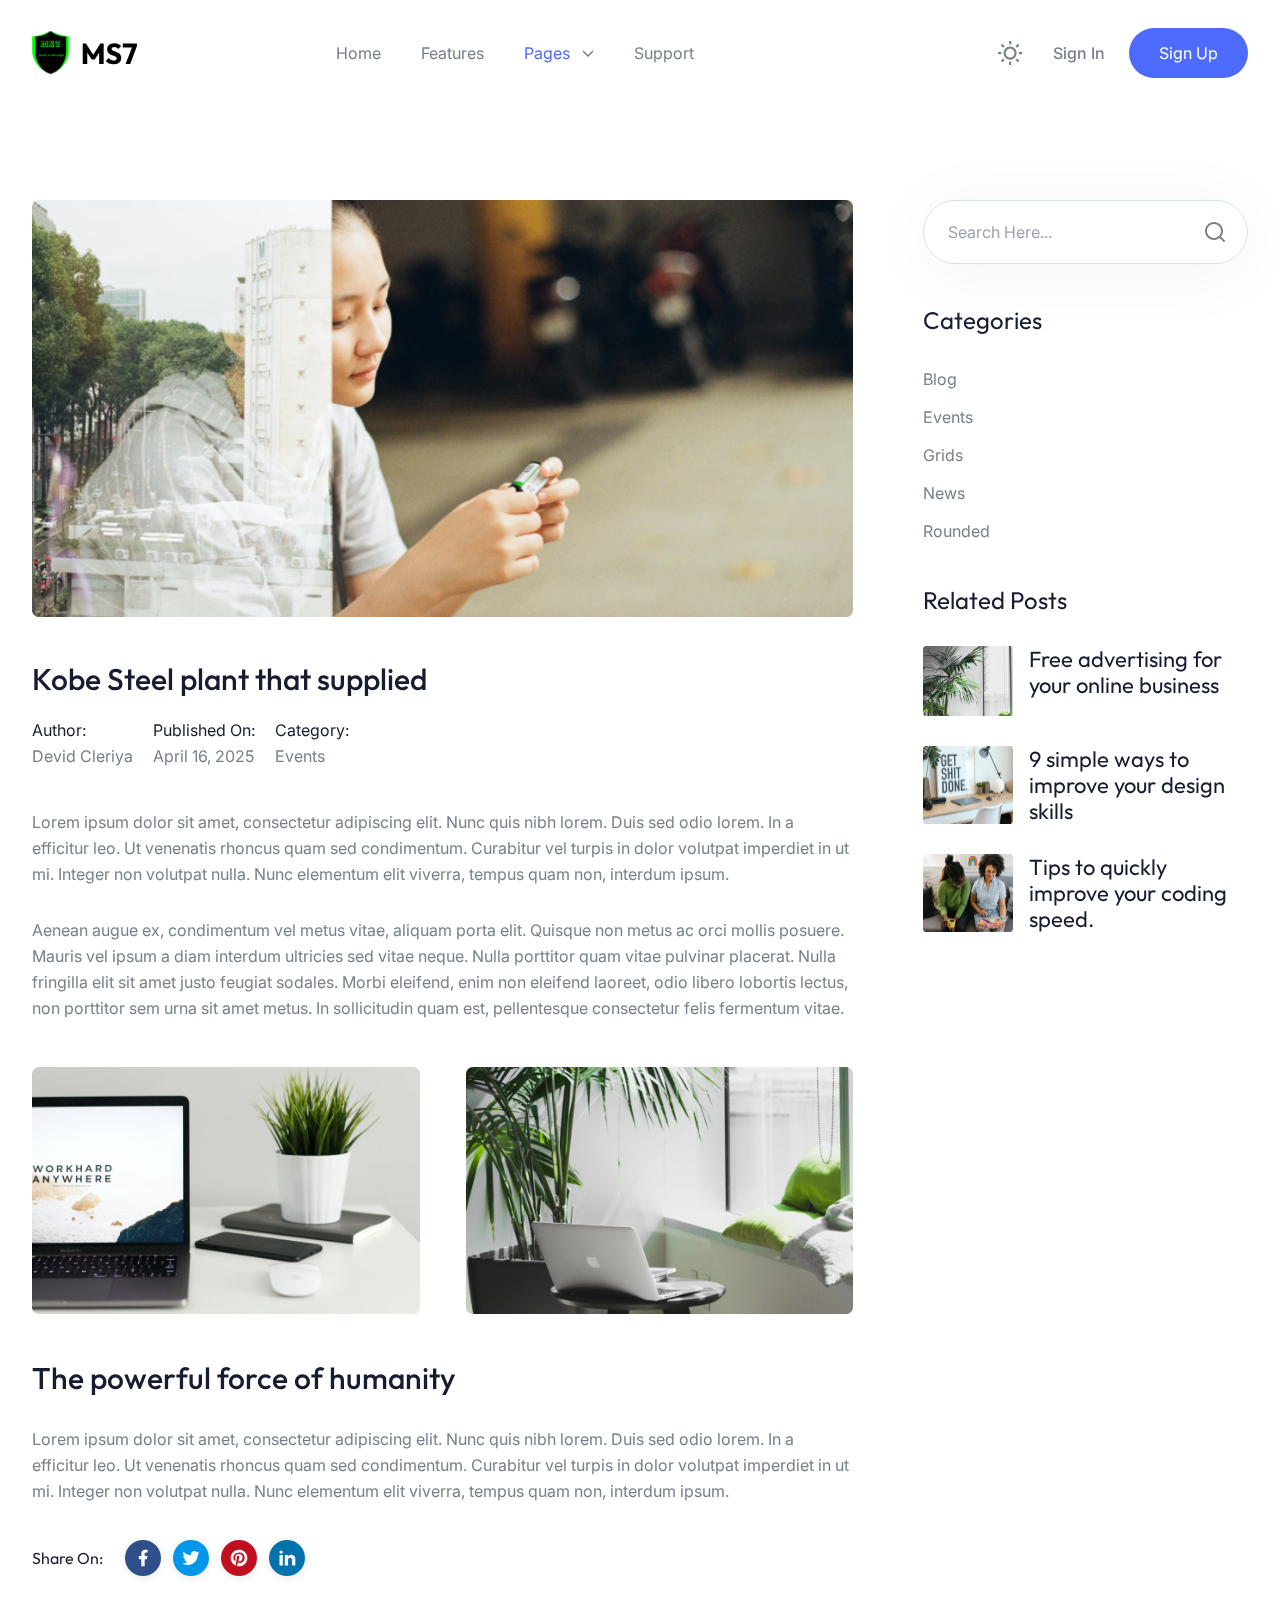
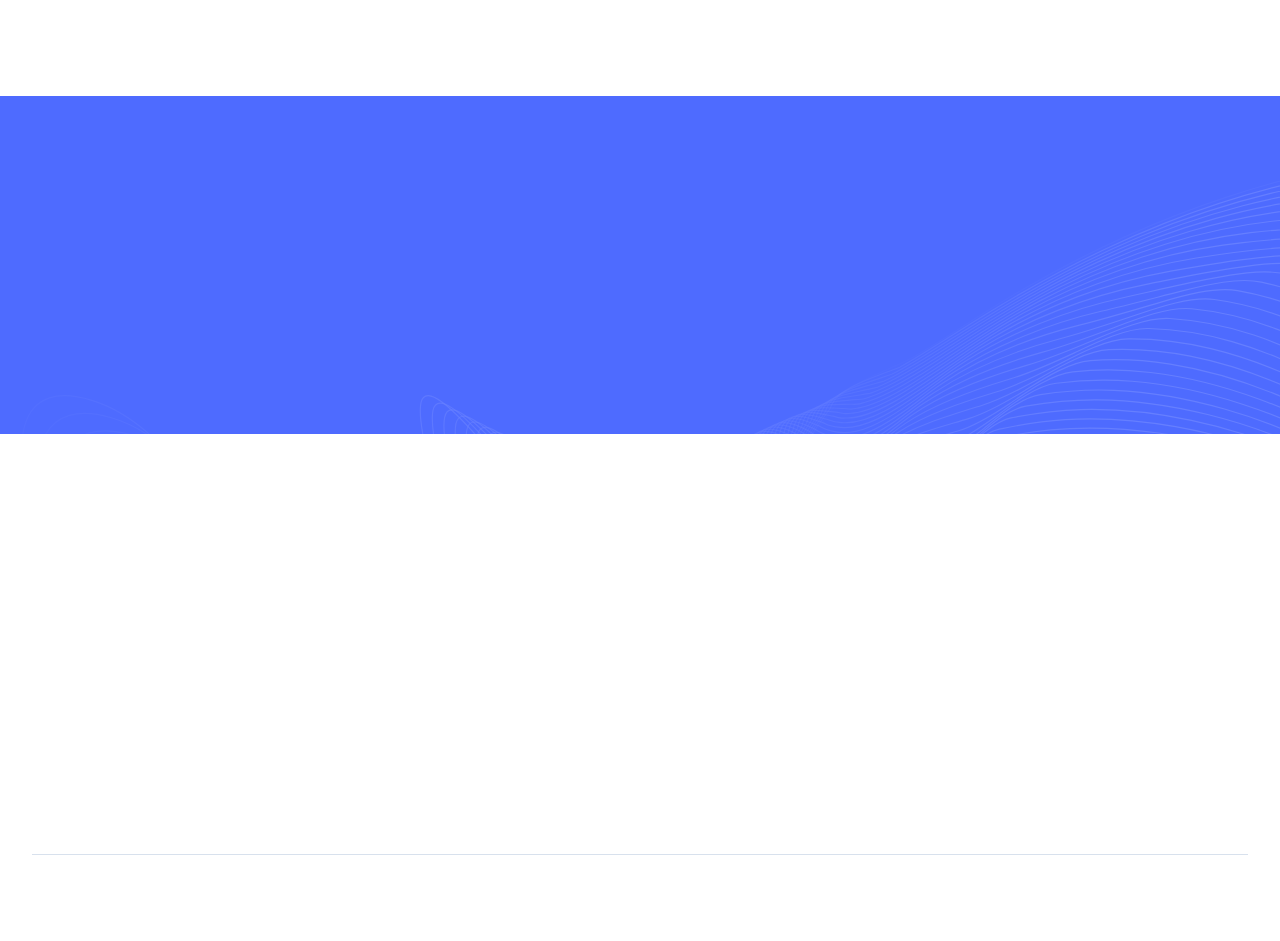
<file: blog-single.html>
<!DOCTYPE html>
<html lang="en">
  <head>
    <meta charset="UTF-8" />
    <meta http-equiv="X-UA-Compatible" content="IE=edge" />
    <meta name="viewport" content="width=device-width, initial-scale=1.0" />
    <title>Blog Details | Base - Tailwind CSS Startup Template</title>
  <link rel="icon" href="favicon.ico"><link href="style.css" rel="stylesheet"></head>
  <body
    x-data="{ page: 'blog-single', 'darkMode': true, 'stickyMenu': false, 'navigationOpen': false, 'scrollTop': false }"
    x-init="
         darkMode = JSON.parse(localStorage.getItem('darkMode'));
         $watch('darkMode', value => localStorage.setItem('darkMode', JSON.stringify(value)))"
    :class="{'b eh': darkMode === true}"
  >
    <!-- ===== Header Start ===== -->
    <header
  class="g s r vd ya cj"
  :class="{ 'hh sm _k dj bl ll' : stickyMenu }"
  @scroll.window="stickyMenu = (window.pageYOffset > 20) ? true : false"
>
  <div class="bb ze ki xn 2xl:ud-px-0 oo wf yf i">
    <div class="vd to/4 tc wf yf">
      <a href="index.html">
        <img class="om" src="images/logo-light.svg" alt="Logo Light" />
        <img class="xc nm" src="images/logo-dark.svg" alt="Logo Dark" />
      </a>

      <!-- Hamburger Toggle BTN -->
      <button class="po rc" @click="navigationOpen = !navigationOpen">
        <span class="rc i pf re pd">
          <span class="du-block h q vd yc">
            <span class="rc i r s eh um tg te rd eb ml jl dl" :class="{ 'ue el': !navigationOpen }"></span>
            <span class="rc i r s eh um tg te rd eb ml jl fl" :class="{ 'ue qr': !navigationOpen }"></span>
            <span class="rc i r s eh um tg te rd eb ml jl gl" :class="{ 'ue hl': !navigationOpen }"></span>
          </span>
          <span class="du-block h q vd yc lf">
            <span class="rc eh um tg ml jl el h na r ve yc" :class="{ 'sd dl': !navigationOpen }"></span>
            <span class="rc eh um tg ml jl qr h s pa vd rd" :class="{ 'sd rr': !navigationOpen }"></span>
          </span>
        </span>
      </button>
      <!-- Hamburger Toggle BTN -->
    </div>

    <div
      class="vd wo/4 sd qo f ho oo wf yf"
      :class="{ 'd hh rm sr td ud qg ug jc yh': navigationOpen }"
    >
      <nav>
        <ul class="tc _o sf yo cg ep">
          <li><a href="index.html" class="xl" :class="{ 'mk': page === 'home' }">Home</a></li>
          <li><a href="index.html#features" class="xl">Features</a></li>
          <li class="c i" x-data="{ dropdown: false }">
            <a
              href="#"
              class="xl tc wf yf bg"
              @click.prevent="dropdown = !dropdown"
              :class="{ 'mk': page === 'blog-grid' || page === 'blog-single' || page === 'signin' || page === 'signup' || page === '404' }"
            >
              Pages

              <svg
              :class="{ 'wh': dropdown }"
              class="th mm we fd pf" xmlns="http://www.w3.org/2000/svg" viewBox="0 0 512 512">
                <path d="M233.4 406.6c12.5 12.5 32.8 12.5 45.3 0l192-192c12.5-12.5 12.5-32.8 0-45.3s-32.8-12.5-45.3 0L256 338.7 86.6 169.4c-12.5-12.5-32.8-12.5-45.3 0s-12.5 32.8 0 45.3l192 192z" />
              </svg>
            </a>

            <!-- Dropdown Start -->
            <ul class="a" :class="{ 'tc': dropdown }">
              <li><a href="blog-grid.html" class="xl" :class="{ 'mk': page === 'blog-grid' }">Blog Grid</a></li>
              <li><a href="blog-single.html" class="xl" :class="{ 'mk': page === 'blog-single' }">Blog Single</a></li>
              <li><a href="signin.html" class="xl" :class="{ 'mk': page === 'signin' }">Sign In</a></li>
              <li><a href="signup.html" class="xl" :class="{ 'mk': page === 'signup' }">Sign Up</a></li>
              <li><a href="404.html" class="xl" :class="{ 'mk': page === '404' }">404</a></li>
            </ul>
            <!-- Dropdown End -->
          </li>
          <li><a href="index.html#support" class="xl">Support</a></li>
        </ul>
      </nav>

      <div class="tc wf ig pb no">
        <div class="pc h io pa ra" :class="navigationOpen ? '!-ud-visible' : 'd'">
          <label class="rc ab i">
            <input type="checkbox" :value="darkMode" @change="darkMode = !darkMode" class="pf vd yc uk h r za ab" />
            <!-- Icon Sun -->
            <svg :class="{ 'wn' : page === 'home', 'xh' : page === 'home' && stickyMenu }" class="th om" width="25" height="25" viewBox="0 0 25 25" fill="none" xmlns="http://www.w3.org/2000/svg">
              <path d="M12.0908 18.6363C10.3549 18.6363 8.69 17.9467 7.46249 16.7192C6.23497 15.4916 5.54537 13.8268 5.54537 12.0908C5.54537 10.3549 6.23497 8.69 7.46249 7.46249C8.69 6.23497 10.3549 5.54537 12.0908 5.54537C13.8268 5.54537 15.4916 6.23497 16.7192 7.46249C17.9467 8.69 18.6363 10.3549 18.6363 12.0908C18.6363 13.8268 17.9467 15.4916 16.7192 16.7192C15.4916 17.9467 13.8268 18.6363 12.0908 18.6363ZM12.0908 16.4545C13.2481 16.4545 14.358 15.9947 15.1764 15.1764C15.9947 14.358 16.4545 13.2481 16.4545 12.0908C16.4545 10.9335 15.9947 9.8236 15.1764 9.00526C14.358 8.18692 13.2481 7.72718 12.0908 7.72718C10.9335 7.72718 9.8236 8.18692 9.00526 9.00526C8.18692 9.8236 7.72718 10.9335 7.72718 12.0908C7.72718 13.2481 8.18692 14.358 9.00526 15.1764C9.8236 15.9947 10.9335 16.4545 12.0908 16.4545ZM10.9999 0.0908203H13.1817V3.36355H10.9999V0.0908203ZM10.9999 20.8181H13.1817V24.0908H10.9999V20.8181ZM2.83446 4.377L4.377 2.83446L6.69082 5.14828L5.14828 6.69082L2.83446 4.37809V4.377ZM17.4908 19.0334L19.0334 17.4908L21.3472 19.8046L19.8046 21.3472L17.4908 19.0334ZM19.8046 2.83337L21.3472 4.377L19.0334 6.69082L17.4908 5.14828L19.8046 2.83446V2.83337ZM5.14828 17.4908L6.69082 19.0334L4.377 21.3472L2.83446 19.8046L5.14828 17.4908ZM24.0908 10.9999V13.1817H20.8181V10.9999H24.0908ZM3.36355 10.9999V13.1817H0.0908203V10.9999H3.36355Z" fill=""/>
            </svg>
            <!-- Icon Sun -->
            <img class="xc nm" src="images/icon-moon.svg" alt="Moon" />
          </label>
        </div>

        <a href="signin.html" :class="{ 'nk yl' : page === 'home', 'ok' : page === 'home' && stickyMenu }" class="ek pk xl">Sign In</a>
        <a href="signup.html" :class="{ 'hh/[0.15]' : page === 'home', 'sh' : page === 'home' && stickyMenu }" class="lk gh dk rg tc wf xf _l gi hi">Sign Up</a>
      </div>
    </div>
  </div>
</header>

    <!-- ===== Header End ===== -->

    <main>
      <!-- ===== Blog Single Start ===== -->
      <section class="gj qp gr hj rp hr">
        <div class="bb ze ki xn 2xl:ud-px-0">
          <div class="tc sf yo zf kq">
            <div class="ro">
              <div class="animate_top rounded-md shadow-solid-13 bg-white dark:bg-blacksection border border-stroke dark:border-strokedark p-7.5 md:p-10">
                <img src="images/blog-big.png" alt="Blog" />

                <h2 class="ek vj 2xl:ud-text-title-lg kk wm nb gb">Kobe Steel plant that supplied</h2>

                <ul class="tc uf cg 2xl:ud-gap-15 fb">
                  <li><span class="rc kk wm">Author: </span> Devid Cleriya</li>
                  <li><span class="rc kk wm">Published On: </span> April 16, 2025</li>
                  <li><span class="rc kk wm">Category: </span> Events</li>
                </ul>

                <p>
                  Lorem ipsum dolor sit amet, consectetur adipiscing elit. Nunc quis nibh lorem. Duis sed odio lorem. In a efficitur leo. Ut venenatis rhoncus quam sed condimentum. Curabitur vel turpis in dolor volutpat imperdiet in ut mi. Integer non volutpat nulla. Nunc elementum elit viverra, tempus quam non, interdum ipsum. 
                </p>

                <p class="ob">
                  Aenean augue ex, condimentum vel metus vitae, aliquam porta elit. Quisque non metus ac orci mollis posuere. Mauris vel ipsum a diam interdum ultricies sed vitae neque. Nulla
                  porttitor quam vitae pulvinar placerat. Nulla fringilla elit sit amet justo feugiat sodales. Morbi eleifend, enim non eleifend laoreet, odio libero lobortis lectus, non porttitor sem
                  urna sit amet metus. In sollicitudin quam est, pellentesque consectetur felis fermentum vitae.
                </p>

                <div class="wc qf pn dg cb">
                  <img src="images/blog-04.png" alt="Blog" />
                  <img src="images/blog-05.png" alt="Blog" />
                </div>

                <h2 class="ek vj 2xl:ud-text-title-lg kk wm nb qb">The powerful force of humanity</h2>
                <p>
                  Lorem ipsum dolor sit amet, consectetur adipiscing elit. Nunc quis nibh lorem. Duis sed odio lorem. In a efficitur leo. Ut venenatis rhoncus quam sed condimentum. Curabitur vel
                  turpis in dolor volutpat imperdiet in ut mi. Integer non volutpat nulla. Nunc elementum elit viverra, tempus quam non, interdum ipsum.
                </p>

                <ul class="tc wf bg sb">
                  <li>
                    <p class="sj kk wm tb">Share On:</p>
                  </li>
                  <li>
                    <a href="#" class="tc wf xf yd ad rg ml il ih wk">
                      <svg width="20" height="20" viewBox="0 0 20 20" fill="none" xmlns="http://www.w3.org/2000/svg">
                      <g clip-path="url(#clip0_47_28)">
                      <path d="M11.6663 11.25H13.7497L14.583 7.91663H11.6663V6.24996C11.6663 5.39163 11.6663 4.58329 13.333 4.58329H14.583V1.78329C14.3113 1.74746 13.2855 1.66663 12.2022 1.66663C9.93967 1.66663 8.33301 3.04746 8.33301 5.58329V7.91663H5.83301V11.25H8.33301V18.3333H11.6663V11.25Z" fill="white"/>
                      </g>
                      <defs>
                      <clipPath id="clip0_47_28">
                      <rect width="20" height="20" fill="white"/>
                      </clipPath>
                      </defs>
                      </svg>
                    </a>
                  </li>
                  <li>
                    <a href="#" class="tc wf xf yd ad rg ml il jh wk">
                      <svg width="20" height="20" viewBox="0 0 20 20" fill="none" xmlns="http://www.w3.org/2000/svg">
                      <g clip-path="url(#clip0_47_47)">
                      <path d="M18.4683 4.71327C17.8321 4.99468 17.1574 5.1795 16.4666 5.26161C17.1947 4.82613 17.7397 4.14078 17.9999 3.33327C17.3166 3.73994 16.5674 4.02494 15.7866 4.17911C15.2621 3.61792 14.5669 3.24574 13.809 3.12043C13.0512 2.99511 12.2732 3.12368 11.596 3.48615C10.9187 3.84862 10.3802 4.42468 10.0642 5.12477C9.74812 5.82486 9.67221 6.60976 9.84825 7.35744C8.46251 7.28798 7.10686 6.92788 5.86933 6.30049C4.63179 5.67311 3.54003 4.79248 2.66492 3.71577C2.35516 4.24781 2.19238 4.85263 2.19326 5.46827C2.19326 6.67661 2.80826 7.74411 3.74326 8.36911C3.18993 8.35169 2.64878 8.20226 2.16492 7.93327V7.97661C2.16509 8.78136 2.44356 9.56129 2.95313 10.1842C3.46269 10.807 4.17199 11.2345 4.96075 11.3941C4.4471 11.5333 3.90851 11.5538 3.38576 11.4541C3.60814 12.1468 4.04159 12.7526 4.62541 13.1867C5.20924 13.6208 5.9142 13.8614 6.64159 13.8749C5.91866 14.4427 5.0909 14.8624 4.20566 15.1101C3.32041 15.3577 2.39503 15.4285 1.48242 15.3183C3.0755 16.3428 4.93 16.8867 6.82409 16.8849C13.2349 16.8849 16.7408 11.5741 16.7408 6.96827C16.7408 6.81827 16.7366 6.66661 16.7299 6.51827C17.4123 6.02508 18.0013 5.41412 18.4691 4.71411L18.4683 4.71327Z" fill="white"/>
                      </g>
                      <defs>
                      <clipPath id="clip0_47_47">
                      <rect width="20" height="20" fill="white"/>
                      </clipPath>
                      </defs>
                      </svg>
                    </a>
                  </li>
                  <li>
                    <a href="#" class="tc wf xf yd ad rg ml il kh wk">
                      <svg width="20" height="20" viewBox="0 0 20 20" fill="none" xmlns="http://www.w3.org/2000/svg">
                      <g clip-path="url(#clip0_47_50)">
                      <path d="M11.1417 1.74502C9.14781 1.47074 7.12195 1.92715 5.43827 3.02999C3.75459 4.13283 2.52679 5.80761 1.98158 7.74508C1.43637 9.68255 1.61059 11.7519 2.47205 13.5709C3.33351 15.3899 4.82404 16.8359 6.66841 17.6417C6.61854 17.0015 6.66432 16.3575 6.80425 15.7309C6.95841 15.0317 7.88425 11.1784 7.88425 11.1784C7.69989 10.7651 7.60775 10.3167 7.61425 9.86419C7.61425 8.62669 8.32841 7.70336 9.21675 7.70336C9.37634 7.70103 9.53455 7.7331 9.68064 7.79738C9.82673 7.86166 9.95727 7.95665 10.0634 8.07588C10.1695 8.19511 10.2487 8.33578 10.2955 8.48835C10.3424 8.64091 10.3559 8.80178 10.3351 8.96002C10.3351 9.71002 9.85342 10.845 9.60175 11.91C9.55201 12.1053 9.54886 12.3096 9.59254 12.5064C9.63621 12.7031 9.72551 12.8869 9.85321 13.0428C9.98092 13.1987 10.1435 13.3225 10.3278 13.4041C10.5121 13.4857 10.713 13.5228 10.9142 13.5125C12.4959 13.5125 13.5559 11.4867 13.5559 9.09502C13.5559 7.26169 12.3417 5.88836 10.1034 5.88836C9.56789 5.86755 9.03373 5.95579 8.53336 6.14773C8.03298 6.33968 7.57684 6.63131 7.19262 7.00493C6.8084 7.37855 6.50413 7.82636 6.29827 8.32117C6.09241 8.81598 5.98926 9.34746 5.99508 9.88336C5.97122 10.4778 6.163 11.0608 6.53508 11.525C6.60461 11.5769 6.65538 11.65 6.67973 11.7333C6.70408 11.8166 6.70069 11.9055 6.67008 11.9867C6.63175 12.14 6.53508 12.5059 6.49675 12.64C6.48877 12.6855 6.47023 12.7285 6.4426 12.7655C6.41497 12.8026 6.37904 12.8326 6.33769 12.8532C6.29634 12.8738 6.25073 12.8844 6.20454 12.8841C6.15835 12.8838 6.11286 12.8727 6.07175 12.8517C4.91841 12.39 4.37508 11.1209 4.37508 9.67169C4.37508 7.29919 6.36175 4.45919 10.3367 4.45919C13.5001 4.45919 15.6034 6.77336 15.6034 9.24836C15.6034 12.5059 13.7892 14.955 11.1084 14.955C10.7077 14.9678 10.3103 14.8794 9.95286 14.6979C9.59541 14.5164 9.2895 14.2477 9.06342 13.9167C9.06342 13.9167 8.58175 15.8467 8.48675 16.2117C8.29282 16.8423 8.00667 17.4407 7.63758 17.9875C8.40675 18.2209 9.20591 18.3375 10.0092 18.3342C11.1039 18.3351 12.188 18.12 13.1994 17.7013C14.2108 17.2827 15.1297 16.6686 15.9035 15.8943C16.6772 15.12 17.2907 14.2007 17.7086 13.1889C18.1266 12.1772 18.3409 11.093 18.3393 9.99836C18.3382 7.98586 17.6091 6.04169 16.2864 4.52484C14.9638 3.00799 13.137 2.02091 11.1434 1.74586L11.1417 1.74502Z" fill="white"/>
                      </g>
                      <defs>
                      <clipPath id="clip0_47_50">
                      <rect width="20" height="20" fill="white"/>
                      </clipPath>
                      </defs>
                      </svg>
                    </a>
                  </li>
                  <li>
                    <a href="#" class="tc wf xf yd ad rg ml il lh wk">
                      <svg width="20" height="20" viewBox="0 0 20 20" fill="none" xmlns="http://www.w3.org/2000/svg">
                      <g clip-path="url(#clip0_47_53)">
                      <path d="M5.78353 4.16665C5.78331 4.60867 5.6075 5.03251 5.29478 5.34491C4.98207 5.65732 4.55806 5.8327 4.11603 5.83248C3.674 5.83226 3.25017 5.65645 2.93776 5.34373C2.62536 5.03102 2.44997 4.60701 2.4502 4.16498C2.45042 3.72295 2.62622 3.29912 2.93894 2.98671C3.25166 2.67431 3.67567 2.49892 4.1177 2.49915C4.55972 2.49937 4.98356 2.67517 5.29596 2.98789C5.60837 3.30061 5.78375 3.72462 5.78353 4.16665ZM5.83353 7.06665H2.5002V17.5H5.83353V7.06665ZM11.1002 7.06665H7.78353V17.5H11.0669V12.025C11.0669 8.97498 15.0419 8.69165 15.0419 12.025V17.5H18.3335V10.8916C18.3335 5.74998 12.4502 5.94165 11.0669 8.46665L11.1002 7.06665Z" fill="white"/>
                      </g>
                      <defs>
                      <clipPath id="clip0_47_53">
                      <rect width="20" height="20" fill="white"/>
                      </clipPath>
                      </defs>
                      </svg>
                    </a>
                  </li>
                </ul>
                
              </div>
            </div>

            <div class="jn/2 so">
              <div class="animate_top fb">
                <form action="#">
                  <div class="i">
                    <input
                      type="text"
                      placeholder="Search Here..."
                      class="vd sm _g ch pm vk xm rg gm dm/40 dn/40 li mi"
                    />

                    <button class="h r q _h">
                      <svg
                        class="th ul ml il"
                        width="21"
                        height="21"
                        viewBox="0 0 21 21"
                        fill="none"
                        xmlns="http://www.w3.org/2000/svg"
                      >
                        <path
                          d="M16.031 14.617L20.314 18.899L18.899 20.314L14.617 16.031C13.0237 17.3082 11.042 18.0029 9 18C4.032 18 0 13.968 0 9C0 4.032 4.032 0 9 0C13.968 0 18 4.032 18 9C18.0029 11.042 17.3082 13.0237 16.031 14.617ZM14.025 13.875C15.2941 12.5699 16.0029 10.8204 16 9C16 5.132 12.867 2 9 2C5.132 2 2 5.132 2 9C2 12.867 5.132 16 9 16C10.8204 16.0029 12.5699 15.2941 13.875 14.025L14.025 13.875Z"
                        />
                      </svg>
                    </button>
                  </div>
                </form>
              </div>

              <div class="animate_top fb">
                <h4 class="tj kk wm qb">Categories</h4>

                <ul>
                  <li class="ql vb du-ease-in-out il xl">
                    <a href="#">Blog</a>
                  </li>
                  <li class="ql vb du-ease-in-out il xl">
                    <a href="#">Events</a>
                  </li>
                  <li class="ql vb du-ease-in-out il xl">
                    <a href="#">Grids</a>
                  </li>
                  <li class="ql vb du-ease-in-out il xl">
                    <a href="#">News</a>
                  </li>
                  <li class="ql vb du-ease-in-out il xl">
                    <a href="#">Rounded</a>
                  </li>
                </ul>
              </div>

              <div class="animate_top">
                <h4 class="tj kk wm qb">Related Posts</h4>

                <div>
                  <div class="tc fg 2xl:ud-gap-6 qb">
                    <img src="images/blog-small-01.png" alt="Blog" />
                    <h5 class="wj kk wm xl bn ml il">
                      <a href="#">Free advertising for your online business</a>
                    </h5>
                  </div>
                  <div class="tc fg 2xl:ud-gap-6 qb">
                    <img src="images/blog-small-02.png" alt="Blog" />
                    <h5 class="wj kk wm xl bn ml il">
                      <a href="#">9 simple ways to improve your design skills</a>
                    </h5>
                  </div>
                  <div class="tc fg 2xl:ud-gap-6">
                    <img src="images/blog-small-03.png" alt="Blog" />
                    <h5 class="wj kk wm xl bn ml il">
                      <a href="#">Tips to quickly improve your coding speed.</a>
                    </h5>
                  </div>
                </div>
              </div>
            </div>
          </div>
        </div>
      </section>
      <!-- ===== Blog Single End ===== -->

      <!-- ===== CTA Start ===== -->
      <section class="i pg gh ji">
  <!-- Bg Shape -->
  <img class="h p q" src="images/shape-16.svg" alt="Bg Shape" />

  <div class="bb ye i z-10 ki xn dr">
    <div class="tc uf sn tn un gg">
      <div class="animate_left to/2">
        <h2 class="fk vj zp pr lk ac">
            Join with 5000+ Startups Growing with Base.
        </h2>
        <p class="lk">
            Lorem ipsum dolor sit amet, consectetur adipiscing elit. Nunc quis nibh lorem. Duis sed odio lorem. In a efficitur leo. Ut venenatis rhoncus.
        </p>
      </div>
      <div class="animate_right bf">
        <a href="#" class="vc ek kk hh rg ol il cm gi hi">
            Get Started Now
        </a>
      </div>
    </div>
  </div>
</section>

      <!-- ===== CTA End ===== -->
    </main>
    <!-- ===== Footer Start ===== -->
    <footer>
  <div class="bb ze ki xn 2xl:ud-px-0">
    <!-- Footer Top -->
    <div class="ji gp">
      <div class="tc uf ap gg fp">
        <div class="animate_top zd/2 to/4">
          <a href="index.html">
            <img src="images/logo-light.svg" alt="Logo" class="om" />
            <img src="images/logo-dark.svg" alt="Logo" class="xc nm" />
          </a>

          <p class="lc fb">Lorem ipsum dolor sit amet, consectetur adipiscing elit.</p>

          <ul class="tc wf cg">
            <li>
              <a href="#">
                <svg class="vh ul cl il" width="24" height="24" viewBox="0 0 24 24" fill="none" xmlns="http://www.w3.org/2000/svg">
                  <g clip-path="url(#clip0_48_1499)">
                    <path d="M14 13.5H16.5L17.5 9.5H14V7.5C14 6.47 14 5.5 16 5.5H17.5V2.14C17.174 2.097 15.943 2 14.643 2C11.928 2 10 3.657 10 6.7V9.5H7V13.5H10V22H14V13.5Z" fill="" />
                  </g>
                  <defs>
                    <clipPath id="clip0_48_1499">
                      <rect width="24" height="24" fill="white" />
                    </clipPath>
                  </defs>
                </svg>
              </a>
            </li>
            <li>
              <a href="#">
                <svg class="vh ul cl il" width="24" height="24" viewBox="0 0 24 24" fill="none" xmlns="http://www.w3.org/2000/svg">
                  <g clip-path="url(#clip0_48_1502)">
                    <path
                      d="M22.162 5.65593C21.3985 5.99362 20.589 6.2154 19.76 6.31393C20.6337 5.79136 21.2877 4.96894 21.6 3.99993C20.78 4.48793 19.881 4.82993 18.944 5.01493C18.3146 4.34151 17.4803 3.89489 16.5709 3.74451C15.6615 3.59413 14.7279 3.74842 13.9153 4.18338C13.1026 4.61834 12.4564 5.30961 12.0771 6.14972C11.6978 6.98983 11.6067 7.93171 11.818 8.82893C10.1551 8.74558 8.52832 8.31345 7.04328 7.56059C5.55823 6.80773 4.24812 5.75098 3.19799 4.45893C2.82628 5.09738 2.63095 5.82315 2.63199 6.56193C2.63199 8.01193 3.36999 9.29293 4.49199 10.0429C3.828 10.022 3.17862 9.84271 2.59799 9.51993V9.57193C2.59819 10.5376 2.93236 11.4735 3.54384 12.221C4.15532 12.9684 5.00647 13.4814 5.95299 13.6729C5.33661 13.84 4.6903 13.8646 4.06299 13.7449C4.32986 14.5762 4.85 15.3031 5.55058 15.824C6.25117 16.345 7.09712 16.6337 7.96999 16.6499C7.10247 17.3313 6.10917 17.8349 5.04687 18.1321C3.98458 18.4293 2.87412 18.5142 1.77899 18.3819C3.69069 19.6114 5.91609 20.2641 8.18899 20.2619C15.882 20.2619 20.089 13.8889 20.089 8.36193C20.089 8.18193 20.084 7.99993 20.076 7.82193C20.8949 7.2301 21.6016 6.49695 22.163 5.65693L22.162 5.65593Z"
                      fill=""
                    />
                  </g>
                  <defs>
                    <clipPath id="clip0_48_1502">
                      <rect width="24" height="24" fill="white" />
                    </clipPath>
                  </defs>
                </svg>
              </a>
            </li>
            <li>
              <a href="#">
                <svg class="vh ul cl il" width="24" height="24" viewBox="0 0 24 24" fill="none" xmlns="http://www.w3.org/2000/svg">
                  <g clip-path="url(#clip0_48_1505)">
                    <path
                      d="M6.94 5.00002C6.93974 5.53046 6.72877 6.03906 6.35351 6.41394C5.97825 6.78883 5.46944 6.99929 4.939 6.99902C4.40857 6.99876 3.89997 6.78779 3.52508 6.41253C3.1502 6.03727 2.93974 5.52846 2.94 4.99802C2.94027 4.46759 3.15124 3.95899 3.5265 3.5841C3.90176 3.20922 4.41057 2.99876 4.941 2.99902C5.47144 2.99929 5.98004 3.21026 6.35492 3.58552C6.72981 3.96078 6.94027 4.46959 6.94 5.00002ZM7 8.48002H3V21H7V8.48002ZM13.32 8.48002H9.34V21H13.28V14.43C13.28 10.77 18.05 10.43 18.05 14.43V21H22V13.07C22 6.90002 14.94 7.13002 13.28 10.16L13.32 8.48002Z"
                      fill=""
                    />
                  </g>
                  <defs>
                    <clipPath id="clip0_48_1505">
                      <rect width="24" height="24" fill="white" />
                    </clipPath>
                  </defs>
                </svg>
              </a>
            </li>
            <li>
              <a href="#">
                <svg class="vh ul cl il" width="24" height="24" viewBox="0 0 24 24" xmlns="http://www.w3.org/2000/svg">
                  <g clip-path="url(#clip0_48_1508)">
                    <path
                      d="M7.443 5.3501C8.082 5.3501 8.673 5.4001 9.213 5.5481C9.70301 5.63814 10.1708 5.82293 10.59 6.0921C10.984 6.3391 11.279 6.6861 11.475 7.1311C11.672 7.5761 11.77 8.1211 11.77 8.7141C11.77 9.4071 11.623 10.0001 11.279 10.4451C10.984 10.8911 10.492 11.2861 9.902 11.5831C10.738 11.8311 11.377 12.2761 11.77 12.8691C12.164 13.4631 12.41 14.2051 12.41 15.0461C12.41 15.7391 12.262 16.3321 12.016 16.8271C11.77 17.3221 11.377 17.7671 10.934 18.0641C10.4528 18.3825 9.92084 18.6165 9.361 18.7561C8.771 18.9051 8.181 19.0041 7.591 19.0041H1V5.3501H7.443ZM7.049 10.8901C7.59 10.8901 8.033 10.7421 8.377 10.4951C8.721 10.2481 8.869 9.8021 8.869 9.2581C8.869 8.9611 8.819 8.6641 8.721 8.4671C8.623 8.2691 8.475 8.1201 8.279 7.9721C8.082 7.8731 7.885 7.7741 7.639 7.7251C7.393 7.6751 7.148 7.6751 6.852 7.6751H4V10.8911H7.05L7.049 10.8901ZM7.197 16.7281C7.492 16.7281 7.787 16.6781 8.033 16.6291C8.28138 16.5819 8.51628 16.4805 8.721 16.3321C8.92139 16.1873 9.08903 16.002 9.213 15.7881C9.311 15.5411 9.41 15.2441 9.41 14.8981C9.41 14.2051 9.213 13.7101 8.82 13.3641C8.426 13.0671 7.885 12.9191 7.246 12.9191H4V16.7291H7.197V16.7281ZM16.689 16.6781C17.082 17.0741 17.672 17.2721 18.459 17.2721C19 17.2721 19.492 17.1241 19.885 16.8771C20.279 16.5801 20.525 16.2831 20.623 15.9861H23.033C22.639 17.1731 22.049 18.0141 21.263 18.5581C20.475 19.0531 19.541 19.3501 18.41 19.3501C17.6864 19.3523 16.9688 19.2179 16.295 18.9541C15.6887 18.7266 15.148 18.3529 14.721 17.8661C14.2643 17.4107 13.9267 16.8498 13.738 16.2331C13.492 15.5901 13.393 14.8981 13.393 14.1061C13.393 13.3641 13.492 12.6721 13.738 12.0281C13.9745 11.4082 14.3245 10.8378 14.77 10.3461C15.213 9.9011 15.754 9.5061 16.344 9.2581C17.0007 8.99416 17.7022 8.85969 18.41 8.8621C19.246 8.8621 19.984 9.0111 20.623 9.3571C21.263 9.7031 21.754 10.0991 22.148 10.6931C22.5499 11.2636 22.8494 11.8998 23.033 12.5731C23.131 13.2651 23.18 13.9581 23.131 14.7491H16C16 15.5411 16.295 16.2831 16.689 16.6791V16.6781ZM19.787 11.4841C19.443 11.1381 18.902 10.9401 18.262 10.9401C17.82 10.9401 17.475 11.0391 17.18 11.1871C16.885 11.3361 16.689 11.5341 16.492 11.7321C16.311 11.9234 16.1912 12.1643 16.148 12.4241C16.098 12.6721 16.049 12.8691 16.049 13.0671H20.475C20.377 12.3251 20.131 11.8311 19.787 11.4841V11.4841ZM15.459 6.2901H20.967V7.6261H15.46V6.2901H15.459Z"
                    />
                  </g>
                  <defs>
                    <clipPath id="clip0_48_1508">
                      <rect width="24" height="24" fill="white" />
                    </clipPath>
                  </defs>
                </svg>
              </a>
            </li>
          </ul>
        </div>

        <div class="vd ro tc sf rn un gg vn">
          <div class="animate_top">
            <h4 class="kk wm tj ec">Quick Links</h4>

            <ul>
              <li><a href="#" class="sc xl vb">Home</a></li>
              <li><a href="#" class="sc xl vb">Product</a></li>
              <li>
                <a href="#" class="sc xl vb">
                  Careers 
                  <span class="sc ek uj lk nh rg zi _i nc">Hiring</span>
                </a>
              </li>
              <li><a href="#" class="sc xl vb">Pricing</a></li>
            </ul>
          </div>

          <div class="animate_top">
            <h4 class="kk wm tj ec">Services</h4>

            <ul>
              <li><a href="#" class="sc xl vb">Web Development</a></li>
              <li><a href="#" class="sc xl vb">Graphics Design</a></li>
              <li><a href="#" class="sc xl vb">Digital Marketing</a></li>
              <li><a href="#" class="sc xl vb">Ui/Ux Design</a></li>
            </ul>
          </div>

          <div class="animate_top">
            <h4 class="kk wm tj ec">Support</h4>

            <ul>
              <li><a href="#" class="sc xl vb">Company</a></li>
              <li><a href="#" class="sc xl vb">Press media</a></li>
              <li><a href="#" class="sc xl vb">Our Blog</a></li>
              <li><a href="#" class="sc xl vb">Contact Us</a></li>
            </ul>
          </div>

          <div class="animate_top">
            <h4 class="kk wm tj ec">Newsletter</h4>
            <p class="ac qe">Subscribe to receive future updates</p>

            <form action="https://formbold.com/s/unique_form_id" method="POST">
              <div class="i">
                <input
                  type="text"
                  placeholder="Email address"
                  class="vd sm _g ch pm vk xm rg gm dm dn gi mi"
                />

                <button class="h q fi">
                  <svg class="th vm ul" width="20" height="20" viewBox="0 0 20 20" fill="none" xmlns="http://www.w3.org/2000/svg">
                    <g clip-path="url(#clip0_48_1487)">
                      <path
                        d="M3.1175 1.17318L18.5025 9.63484C18.5678 9.67081 18.6223 9.72365 18.6602 9.78786C18.6982 9.85206 18.7182 9.92527 18.7182 9.99984C18.7182 10.0744 18.6982 10.1476 18.6602 10.2118C18.6223 10.276 18.5678 10.3289 18.5025 10.3648L3.1175 18.8265C3.05406 18.8614 2.98262 18.8792 2.91023 18.8781C2.83783 18.8769 2.76698 18.857 2.70465 18.8201C2.64232 18.7833 2.59066 18.7308 2.55478 18.6679C2.51889 18.6051 2.50001 18.5339 2.5 18.4615V1.53818C2.50001 1.46577 2.51889 1.39462 2.55478 1.33174C2.59066 1.26885 2.64232 1.2164 2.70465 1.17956C2.76698 1.14272 2.83783 1.12275 2.91023 1.12163C2.98262 1.12051 3.05406 1.13828 3.1175 1.17318ZM4.16667 10.8332V16.3473L15.7083 9.99984L4.16667 3.65234V9.16651H8.33333V10.8332H4.16667Z"
                        fill=""
                      />
                    </g>
                    <defs>
                      <clipPath id="clip0_48_1487">
                        <rect width="20" height="20" fill="white" />
                      </clipPath>
                    </defs>
                  </svg>
                </button>
              </div>
            </form>
          </div>
        </div>
      </div>
    </div>
    <!-- Footer Top -->

    <!-- Footer Bottom -->
    <div class="bh ch pm tc uf sf yo wf xf ap cg fp bj">
      <div class="animate_top">
        <ul class="tc wf gg">
          <li><a href="#" class="xl">English</a></li>
          <li><a href="#" class="xl">Privacy Policy</a></li>
          <li><a href="#" class="xl">Support</a></li>
        </ul>
      </div>

      <div class="animate_top">
        <p>&copy; 2025 Base. All rights reserved</p>
      </div>
    </div>
    <!-- Footer Bottom -->
  </div>
</footer>

    <!-- ===== Footer End ===== -->

    <!-- ====== Back To Top Start ===== -->
    <button
  class="xc wf xf ie ld vg sr gh tr g sa ta _a"
  @click="window.scrollTo({top: 0, behavior: 'smooth'})"
  @scroll.window="scrollTop = (window.pageYOffset > 50) ? true : false"
  :class="{ 'uc' : scrollTop }"
>
  <svg class="uh se qd" xmlns="http://www.w3.org/2000/svg" viewBox="0 0 512 512">
    <path d="M233.4 105.4c12.5-12.5 32.8-12.5 45.3 0l192 192c12.5 12.5 12.5 32.8 0 45.3s-32.8 12.5-45.3 0L256 173.3 86.6 342.6c-12.5 12.5-32.8 12.5-45.3 0s-12.5-32.8 0-45.3l192-192z" />
  </svg>
</button>

    <!-- ====== Back To Top End ===== -->
  <script defer src="bundle.js"></script></body>
</html>
</file>
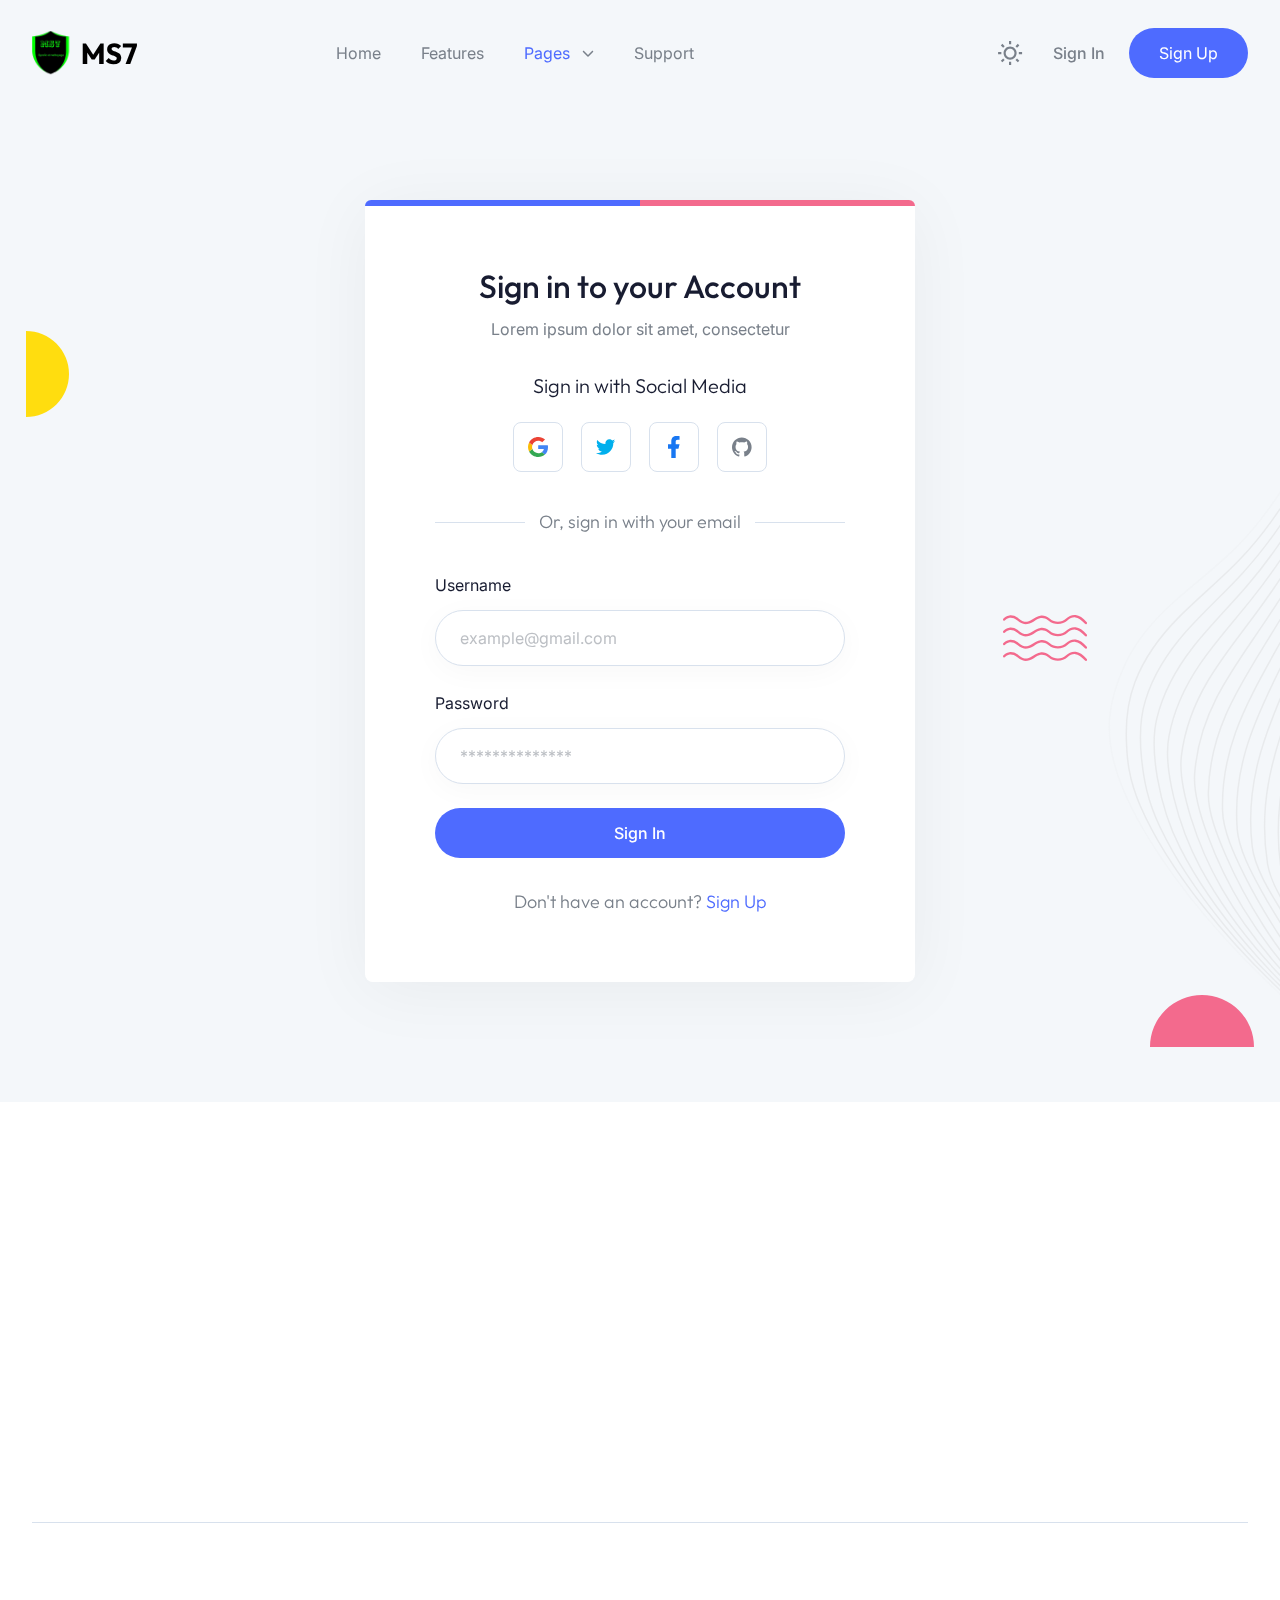
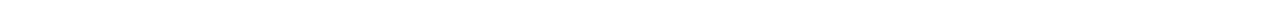
<file: signin.html>
<!DOCTYPE html>
<html lang="en">
  <head>
    <meta charset="UTF-8" />
    <meta http-equiv="X-UA-Compatible" content="IE=edge" />
    <meta name="viewport" content="width=device-width, initial-scale=1.0" />
    <title>Sign In | Base - Tailwind CSS Startup Template</title>
  <link rel="icon" href="favicon.ico"><link href="style.css" rel="stylesheet"></head>
  <body
    x-data="{ page: 'signin', 'darkMode': true, 'stickyMenu': false, 'navigationOpen': false, 'scrollTop': false }"
    x-init="
         darkMode = JSON.parse(localStorage.getItem('darkMode'));
         $watch('darkMode', value => localStorage.setItem('darkMode', JSON.stringify(value)))"
    :class="{'b eh': darkMode === true}"
  >
    <!-- ===== Header Start ===== -->
    <header
  class="g s r vd ya cj"
  :class="{ 'hh sm _k dj bl ll' : stickyMenu }"
  @scroll.window="stickyMenu = (window.pageYOffset > 20) ? true : false"
>
  <div class="bb ze ki xn 2xl:ud-px-0 oo wf yf i">
    <div class="vd to/4 tc wf yf">
      <a href="index.html">
        <img class="om" src="images/logo-light.svg" alt="Logo Light" />
        <img class="xc nm" src="images/logo-dark.svg" alt="Logo Dark" />
      </a>

      <!-- Hamburger Toggle BTN -->
      <button class="po rc" @click="navigationOpen = !navigationOpen">
        <span class="rc i pf re pd">
          <span class="du-block h q vd yc">
            <span class="rc i r s eh um tg te rd eb ml jl dl" :class="{ 'ue el': !navigationOpen }"></span>
            <span class="rc i r s eh um tg te rd eb ml jl fl" :class="{ 'ue qr': !navigationOpen }"></span>
            <span class="rc i r s eh um tg te rd eb ml jl gl" :class="{ 'ue hl': !navigationOpen }"></span>
          </span>
          <span class="du-block h q vd yc lf">
            <span class="rc eh um tg ml jl el h na r ve yc" :class="{ 'sd dl': !navigationOpen }"></span>
            <span class="rc eh um tg ml jl qr h s pa vd rd" :class="{ 'sd rr': !navigationOpen }"></span>
          </span>
        </span>
      </button>
      <!-- Hamburger Toggle BTN -->
    </div>

    <div
      class="vd wo/4 sd qo f ho oo wf yf"
      :class="{ 'd hh rm sr td ud qg ug jc yh': navigationOpen }"
    >
      <nav>
        <ul class="tc _o sf yo cg ep">
          <li><a href="index.html" class="xl" :class="{ 'mk': page === 'home' }">Home</a></li>
          <li><a href="index.html#features" class="xl">Features</a></li>
          <li class="c i" x-data="{ dropdown: false }">
            <a
              href="#"
              class="xl tc wf yf bg"
              @click.prevent="dropdown = !dropdown"
              :class="{ 'mk': page === 'blog-grid' || page === 'blog-single' || page === 'signin' || page === 'signup' || page === '404' }"
            >
              Pages

              <svg
              :class="{ 'wh': dropdown }"
              class="th mm we fd pf" xmlns="http://www.w3.org/2000/svg" viewBox="0 0 512 512">
                <path d="M233.4 406.6c12.5 12.5 32.8 12.5 45.3 0l192-192c12.5-12.5 12.5-32.8 0-45.3s-32.8-12.5-45.3 0L256 338.7 86.6 169.4c-12.5-12.5-32.8-12.5-45.3 0s-12.5 32.8 0 45.3l192 192z" />
              </svg>
            </a>

            <!-- Dropdown Start -->
            <ul class="a" :class="{ 'tc': dropdown }">
              <li><a href="blog-grid.html" class="xl" :class="{ 'mk': page === 'blog-grid' }">Blog Grid</a></li>
              <li><a href="blog-single.html" class="xl" :class="{ 'mk': page === 'blog-single' }">Blog Single</a></li>
              <li><a href="signin.html" class="xl" :class="{ 'mk': page === 'signin' }">Sign In</a></li>
              <li><a href="signup.html" class="xl" :class="{ 'mk': page === 'signup' }">Sign Up</a></li>
              <li><a href="404.html" class="xl" :class="{ 'mk': page === '404' }">404</a></li>
            </ul>
            <!-- Dropdown End -->
          </li>
          <li><a href="index.html#support" class="xl">Support</a></li>
        </ul>
      </nav>

      <div class="tc wf ig pb no">
        <div class="pc h io pa ra" :class="navigationOpen ? '!-ud-visible' : 'd'">
          <label class="rc ab i">
            <input type="checkbox" :value="darkMode" @change="darkMode = !darkMode" class="pf vd yc uk h r za ab" />
            <!-- Icon Sun -->
            <svg :class="{ 'wn' : page === 'home', 'xh' : page === 'home' && stickyMenu }" class="th om" width="25" height="25" viewBox="0 0 25 25" fill="none" xmlns="http://www.w3.org/2000/svg">
              <path d="M12.0908 18.6363C10.3549 18.6363 8.69 17.9467 7.46249 16.7192C6.23497 15.4916 5.54537 13.8268 5.54537 12.0908C5.54537 10.3549 6.23497 8.69 7.46249 7.46249C8.69 6.23497 10.3549 5.54537 12.0908 5.54537C13.8268 5.54537 15.4916 6.23497 16.7192 7.46249C17.9467 8.69 18.6363 10.3549 18.6363 12.0908C18.6363 13.8268 17.9467 15.4916 16.7192 16.7192C15.4916 17.9467 13.8268 18.6363 12.0908 18.6363ZM12.0908 16.4545C13.2481 16.4545 14.358 15.9947 15.1764 15.1764C15.9947 14.358 16.4545 13.2481 16.4545 12.0908C16.4545 10.9335 15.9947 9.8236 15.1764 9.00526C14.358 8.18692 13.2481 7.72718 12.0908 7.72718C10.9335 7.72718 9.8236 8.18692 9.00526 9.00526C8.18692 9.8236 7.72718 10.9335 7.72718 12.0908C7.72718 13.2481 8.18692 14.358 9.00526 15.1764C9.8236 15.9947 10.9335 16.4545 12.0908 16.4545ZM10.9999 0.0908203H13.1817V3.36355H10.9999V0.0908203ZM10.9999 20.8181H13.1817V24.0908H10.9999V20.8181ZM2.83446 4.377L4.377 2.83446L6.69082 5.14828L5.14828 6.69082L2.83446 4.37809V4.377ZM17.4908 19.0334L19.0334 17.4908L21.3472 19.8046L19.8046 21.3472L17.4908 19.0334ZM19.8046 2.83337L21.3472 4.377L19.0334 6.69082L17.4908 5.14828L19.8046 2.83446V2.83337ZM5.14828 17.4908L6.69082 19.0334L4.377 21.3472L2.83446 19.8046L5.14828 17.4908ZM24.0908 10.9999V13.1817H20.8181V10.9999H24.0908ZM3.36355 10.9999V13.1817H0.0908203V10.9999H3.36355Z" fill=""/>
            </svg>
            <!-- Icon Sun -->
            <img class="xc nm" src="images/icon-moon.svg" alt="Moon" />
          </label>
        </div>

        <a href="signin.html" :class="{ 'nk yl' : page === 'home', 'ok' : page === 'home' && stickyMenu }" class="ek pk xl">Sign In</a>
        <a href="signup.html" :class="{ 'hh/[0.15]' : page === 'home', 'sh' : page === 'home' && stickyMenu }" class="lk gh dk rg tc wf xf _l gi hi">Sign Up</a>
      </div>
    </div>
  </div>
</header>

    <!-- ===== Header End ===== -->

    <main>
      <!-- ===== SignIn Form Start ===== -->
      <section class="i pg fh rm ki xn vq gj qp gr hj rp hr">
        <!-- Bg Shapes -->
        <img src="images/shape-06.svg" alt="Shape" class="h j k" />
        <img src="images/shape-03.svg" alt="Shape" class="h l m" />
        <img src="images/shape-17.svg" alt="Shape" class="h n o" />
        <img src="images/shape-18.svg" alt="Shape" class="h p q" />

        <div
          class="animate_top bb af i va sg hh sm vk xm yi _n jp hi ao kp"
        >
          <!-- Bg Border -->
          <span class="rc h r s zd/2 od zg gh"></span>
          <span class="rc h r q zd/2 od xg mh"></span>

          <div class="rj">
            <h2 class="ek ck kk wm xb">Sign in to your Account</h2>
            <p>Lorem ipsum dolor sit amet, consectetur</p>

            <h3 class="hk yj kk wm ob mc">Sign in with Social Media</h3>
            <ul class="tc wf xf mg ec">
              <li>
                <a
                  class="tc wf xf be dd di sg _g ch qm ml il bm rl/40 ym/40"
                  href="#"
                >
                  <svg width="22" height="22" viewBox="0 0 22 22" fill="none" xmlns="http://www.w3.org/2000/svg">
                    <g clip-path="url(#clip0_50_914)">
                      <path
                        d="M22.0001 11.2439C22.0134 10.4877 21.9338 9.73268 21.7629 8.99512H11.2246V13.0773H17.4105C17.2933 13.793 17.0296 14.4782 16.6352 15.0915C16.2409 15.7048 15.724 16.2336 15.1158 16.6461L15.0942 16.7828L18.4264 19.3125L18.6571 19.3351C20.7772 17.4162 21.9997 14.5928 21.9997 11.2439"
                        fill="#4285F4"
                      />
                      <path
                        d="M11.2245 22C14.255 22 16.7992 21.0222 18.6577 19.3355L15.1156 16.6465C14.1679 17.2945 12.8958 17.7467 11.2245 17.7467C9.80508 17.7386 8.42433 17.2926 7.27814 16.4721C6.13195 15.6516 5.27851 14.4982 4.83892 13.1755L4.70737 13.1865L1.24255 15.8143L1.19727 15.9377C2.13043 17.7603 3.56252 19.2925 5.33341 20.3631C7.10429 21.4338 9.14416 22.0005 11.2249 22"
                        fill="#34A853"
                      />
                      <path
                        d="M4.83889 13.1756C4.59338 12.4754 4.46669 11.7405 4.46388 11.0001C4.4684 10.2609 4.59041 9.52697 4.82552 8.82462L4.81927 8.6788L1.31196 6.00879L1.19724 6.06226C0.410039 7.59392 0 9.28503 0 11C0 12.715 0.410039 14.4061 1.19724 15.9377L4.83889 13.1756"
                        fill="#FBBC05"
                      />
                      <path
                        d="M11.2249 4.25337C12.8333 4.22889 14.3888 4.8159 15.565 5.89121L18.7329 2.86003C16.7011 0.992106 14.0106 -0.0328008 11.2249 3.27798e-05C9.14418 -0.000452376 7.10433 0.566279 5.33345 1.63686C3.56256 2.70743 2.13046 4.23965 1.19727 6.06218L4.82684 8.82455C5.27077 7.50213 6.12703 6.34962 7.27491 5.5295C8.4228 4.70938 9.80439 4.26302 11.2249 4.25337"
                        fill="#EB4335"
                      />
                    </g>
                    <defs>
                      <clipPath id="clip0_50_914">
                        <rect width="22" height="22" fill="white" />
                      </clipPath>
                    </defs>
                  </svg>
                </a>
              </li>
              <li>
                <a
                  class="tc wf xf be dd di sg _g ch qm ml il bm rl/40 ym/40"
                  href="#"
                >
                  <svg width="23" height="18" viewBox="0 0 23 18" fill="none" xmlns="http://www.w3.org/2000/svg">
                    <path
                      d="M22.1506 2.11765C21.3353 2.48824 20.4565 2.73176 19.5459 2.84824C20.4776 2.28706 21.1976 1.39765 21.5365 0.328235C20.6576 0.857647 19.6835 1.22824 18.6565 1.44C17.82 0.529412 16.6447 0 15.3106 0C12.8224 0 10.7894 2.03294 10.7894 4.54235C10.7894 4.90235 10.8318 5.25177 10.9059 5.58C7.13647 5.38941 3.78 3.57882 1.54588 0.836471C1.15412 1.50353 0.931765 2.28706 0.931765 3.11294C0.931765 4.69059 1.72588 6.08824 2.95412 6.88235C2.20235 6.88235 1.50353 6.67059 0.889412 6.35294C0.889412 6.35294 0.889412 6.35294 0.889412 6.38471C0.889412 8.58706 2.45647 10.4294 4.53176 10.8424C4.15059 10.9482 3.74823 11.0012 3.33529 11.0012C3.04941 11.0012 2.76353 10.9694 2.48823 10.9165C3.06 12.7059 4.72235 14.04 6.72353 14.0718C5.17765 15.3 3.21882 16.02 1.08 16.02C0.72 16.02 0.36 15.9988 0 15.9565C2.01176 17.2482 4.4047 18 6.96706 18C15.3106 18 19.8953 11.0753 19.8953 5.07176C19.8953 4.87059 19.8953 4.68 19.8847 4.47882C20.7741 3.84353 21.5365 3.03882 22.1506 2.11765Z"
                      fill="#00AFED"
                    />
                  </svg>
                </a>
              </li>
              <li>
                <a
                  class="tc wf xf be dd di sg _g ch qm ml il bm rl/40 ym/40"
                  href="#"
                >
                  <svg width="12" height="22" viewBox="0 0 12 22" fill="none" xmlns="http://www.w3.org/2000/svg">
                    <path
                      d="M7.7 12.65H10.45L11.55 8.25H7.7V6.05C7.7 4.917 7.7 3.85 9.9 3.85H11.55V0.154C11.1914 0.1067 9.8373 0 8.4073 0C5.4208 0 3.3 1.8227 3.3 5.17V8.25H0V12.65H3.3V22H7.7V12.65Z"
                      fill="#1877F2"
                    />
                  </svg>
                </a>
              </li>
              <li>
                <a
                  class="tc wf xf be dd di sg _g ch qm ml il bm rl/40 ym/40"
                  href="#"
                >
                  <svg width="23" height="22" viewBox="0 0 23 22" fill="none" xmlns="http://www.w3.org/2000/svg">
                    <path
                      d="M11.2731 0C9.7927 0 8.32679 0.291587 6.95907 0.858113C5.59136 1.42464 4.34862 2.25501 3.30182 3.30181C1.1877 5.41593 0 8.28329 0 11.2731C0 16.2558 3.23538 20.4832 7.7108 21.9825C8.27446 22.0727 8.45483 21.7233 8.45483 21.4189C8.45483 21.1596 8.45483 20.4494 8.45483 19.5137C5.33218 20.1901 4.66706 18.0031 4.66706 18.0031C4.1485 16.6955 3.41575 16.346 3.41575 16.346C2.3899 15.6471 3.49466 15.6696 3.49466 15.6696C4.62197 15.7485 5.21945 16.8307 5.21945 16.8307C6.20021 18.5442 7.85735 18.037 8.49992 17.7664C8.60138 17.0336 8.89448 16.5376 9.21013 16.2558C6.7075 15.974 4.08086 15.0045 4.08086 10.7094C4.08086 9.45813 4.50924 8.45482 5.24199 7.65443C5.12926 7.37261 4.7347 6.2002 5.35472 4.67834C5.35472 4.67834 6.30167 4.37396 8.45483 5.82819C9.3454 5.58018 10.3149 5.45618 11.2731 5.45618C12.2313 5.45618 13.2008 5.58018 14.0914 5.82819C16.2445 4.37396 17.1915 4.67834 17.1915 4.67834C17.8115 6.2002 17.4169 7.37261 17.3042 7.65443C18.037 8.45482 18.4653 9.45813 18.4653 10.7094C18.4653 15.0158 15.8274 15.9627 13.3135 16.2445C13.7194 16.594 14.0914 17.2817 14.0914 18.3301C14.0914 19.8407 14.0914 21.0581 14.0914 21.4189C14.0914 21.7233 14.2717 22.084 14.8467 21.9825C19.3221 20.4719 22.5462 16.2558 22.5462 11.2731C22.5462 9.79269 22.2546 8.32678 21.6881 6.95907C21.1216 5.59135 20.2912 4.34862 19.2444 3.30181C18.1976 2.25501 16.9549 1.42464 15.5871 0.858113C14.2194 0.291587 12.7535 0 11.2731 0Z"
                      fill="#79808A"
                    />
                  </svg>
                </a>
              </li>
            </ul>

            <span class="i rc sj hk xj">
              <span class="rc h s z/2 nd oe rh tm"></span>
              <span class="rc h q z/2 nd oe rh tm"></span>

              Or, sign in with your email
            </span>
          </div>

          <form class="sb" action="https://formbold.com/s/unique_form_id" method="POST">
            <div class="wb">
              <label class="rc kk wm vb" for="username">Username</label>
              <input
                type="text"
                name="username"
                id="username"
                placeholder="example@gmail.com"
                class="vd hh rg zk _g ch hm dm fm pl/50 xi mi sm xm pm dn/40"
              />
            </div>

            <div class="wb">
              <label class="rc kk wm vb" for="password">Password</label>
              <input
                type="password"
                name="password"
                id="password"
                placeholder="**************"
                class="vd hh rg zk _g ch hm dm fm pl/50 xi mi sm xm pm dn/40"
              />
            </div>

            <button class="vd rj ek rc rg gh lk ml il _l gi hi">
              Sign In
            </button>

            <p class="sj hk xj rj ob">
              Don't have an account?
              <a class="mk" href="signup.html"> Sign Up </a>
            </p>
          </form>
        </div>
      </section>
      <!-- ===== SignIn Form End ===== -->
    </main>
    <!-- ===== Footer Start ===== -->
    <footer>
  <div class="bb ze ki xn 2xl:ud-px-0">
    <!-- Footer Top -->
    <div class="ji gp">
      <div class="tc uf ap gg fp">
        <div class="animate_top zd/2 to/4">
          <a href="index.html">
            <img src="images/logo-light.svg" alt="Logo" class="om" />
            <img src="images/logo-dark.svg" alt="Logo" class="xc nm" />
          </a>

          <p class="lc fb">Lorem ipsum dolor sit amet, consectetur adipiscing elit.</p>

          <ul class="tc wf cg">
            <li>
              <a href="#">
                <svg class="vh ul cl il" width="24" height="24" viewBox="0 0 24 24" fill="none" xmlns="http://www.w3.org/2000/svg">
                  <g clip-path="url(#clip0_48_1499)">
                    <path d="M14 13.5H16.5L17.5 9.5H14V7.5C14 6.47 14 5.5 16 5.5H17.5V2.14C17.174 2.097 15.943 2 14.643 2C11.928 2 10 3.657 10 6.7V9.5H7V13.5H10V22H14V13.5Z" fill="" />
                  </g>
                  <defs>
                    <clipPath id="clip0_48_1499">
                      <rect width="24" height="24" fill="white" />
                    </clipPath>
                  </defs>
                </svg>
              </a>
            </li>
            <li>
              <a href="#">
                <svg class="vh ul cl il" width="24" height="24" viewBox="0 0 24 24" fill="none" xmlns="http://www.w3.org/2000/svg">
                  <g clip-path="url(#clip0_48_1502)">
                    <path
                      d="M22.162 5.65593C21.3985 5.99362 20.589 6.2154 19.76 6.31393C20.6337 5.79136 21.2877 4.96894 21.6 3.99993C20.78 4.48793 19.881 4.82993 18.944 5.01493C18.3146 4.34151 17.4803 3.89489 16.5709 3.74451C15.6615 3.59413 14.7279 3.74842 13.9153 4.18338C13.1026 4.61834 12.4564 5.30961 12.0771 6.14972C11.6978 6.98983 11.6067 7.93171 11.818 8.82893C10.1551 8.74558 8.52832 8.31345 7.04328 7.56059C5.55823 6.80773 4.24812 5.75098 3.19799 4.45893C2.82628 5.09738 2.63095 5.82315 2.63199 6.56193C2.63199 8.01193 3.36999 9.29293 4.49199 10.0429C3.828 10.022 3.17862 9.84271 2.59799 9.51993V9.57193C2.59819 10.5376 2.93236 11.4735 3.54384 12.221C4.15532 12.9684 5.00647 13.4814 5.95299 13.6729C5.33661 13.84 4.6903 13.8646 4.06299 13.7449C4.32986 14.5762 4.85 15.3031 5.55058 15.824C6.25117 16.345 7.09712 16.6337 7.96999 16.6499C7.10247 17.3313 6.10917 17.8349 5.04687 18.1321C3.98458 18.4293 2.87412 18.5142 1.77899 18.3819C3.69069 19.6114 5.91609 20.2641 8.18899 20.2619C15.882 20.2619 20.089 13.8889 20.089 8.36193C20.089 8.18193 20.084 7.99993 20.076 7.82193C20.8949 7.2301 21.6016 6.49695 22.163 5.65693L22.162 5.65593Z"
                      fill=""
                    />
                  </g>
                  <defs>
                    <clipPath id="clip0_48_1502">
                      <rect width="24" height="24" fill="white" />
                    </clipPath>
                  </defs>
                </svg>
              </a>
            </li>
            <li>
              <a href="#">
                <svg class="vh ul cl il" width="24" height="24" viewBox="0 0 24 24" fill="none" xmlns="http://www.w3.org/2000/svg">
                  <g clip-path="url(#clip0_48_1505)">
                    <path
                      d="M6.94 5.00002C6.93974 5.53046 6.72877 6.03906 6.35351 6.41394C5.97825 6.78883 5.46944 6.99929 4.939 6.99902C4.40857 6.99876 3.89997 6.78779 3.52508 6.41253C3.1502 6.03727 2.93974 5.52846 2.94 4.99802C2.94027 4.46759 3.15124 3.95899 3.5265 3.5841C3.90176 3.20922 4.41057 2.99876 4.941 2.99902C5.47144 2.99929 5.98004 3.21026 6.35492 3.58552C6.72981 3.96078 6.94027 4.46959 6.94 5.00002ZM7 8.48002H3V21H7V8.48002ZM13.32 8.48002H9.34V21H13.28V14.43C13.28 10.77 18.05 10.43 18.05 14.43V21H22V13.07C22 6.90002 14.94 7.13002 13.28 10.16L13.32 8.48002Z"
                      fill=""
                    />
                  </g>
                  <defs>
                    <clipPath id="clip0_48_1505">
                      <rect width="24" height="24" fill="white" />
                    </clipPath>
                  </defs>
                </svg>
              </a>
            </li>
            <li>
              <a href="#">
                <svg class="vh ul cl il" width="24" height="24" viewBox="0 0 24 24" xmlns="http://www.w3.org/2000/svg">
                  <g clip-path="url(#clip0_48_1508)">
                    <path
                      d="M7.443 5.3501C8.082 5.3501 8.673 5.4001 9.213 5.5481C9.70301 5.63814 10.1708 5.82293 10.59 6.0921C10.984 6.3391 11.279 6.6861 11.475 7.1311C11.672 7.5761 11.77 8.1211 11.77 8.7141C11.77 9.4071 11.623 10.0001 11.279 10.4451C10.984 10.8911 10.492 11.2861 9.902 11.5831C10.738 11.8311 11.377 12.2761 11.77 12.8691C12.164 13.4631 12.41 14.2051 12.41 15.0461C12.41 15.7391 12.262 16.3321 12.016 16.8271C11.77 17.3221 11.377 17.7671 10.934 18.0641C10.4528 18.3825 9.92084 18.6165 9.361 18.7561C8.771 18.9051 8.181 19.0041 7.591 19.0041H1V5.3501H7.443ZM7.049 10.8901C7.59 10.8901 8.033 10.7421 8.377 10.4951C8.721 10.2481 8.869 9.8021 8.869 9.2581C8.869 8.9611 8.819 8.6641 8.721 8.4671C8.623 8.2691 8.475 8.1201 8.279 7.9721C8.082 7.8731 7.885 7.7741 7.639 7.7251C7.393 7.6751 7.148 7.6751 6.852 7.6751H4V10.8911H7.05L7.049 10.8901ZM7.197 16.7281C7.492 16.7281 7.787 16.6781 8.033 16.6291C8.28138 16.5819 8.51628 16.4805 8.721 16.3321C8.92139 16.1873 9.08903 16.002 9.213 15.7881C9.311 15.5411 9.41 15.2441 9.41 14.8981C9.41 14.2051 9.213 13.7101 8.82 13.3641C8.426 13.0671 7.885 12.9191 7.246 12.9191H4V16.7291H7.197V16.7281ZM16.689 16.6781C17.082 17.0741 17.672 17.2721 18.459 17.2721C19 17.2721 19.492 17.1241 19.885 16.8771C20.279 16.5801 20.525 16.2831 20.623 15.9861H23.033C22.639 17.1731 22.049 18.0141 21.263 18.5581C20.475 19.0531 19.541 19.3501 18.41 19.3501C17.6864 19.3523 16.9688 19.2179 16.295 18.9541C15.6887 18.7266 15.148 18.3529 14.721 17.8661C14.2643 17.4107 13.9267 16.8498 13.738 16.2331C13.492 15.5901 13.393 14.8981 13.393 14.1061C13.393 13.3641 13.492 12.6721 13.738 12.0281C13.9745 11.4082 14.3245 10.8378 14.77 10.3461C15.213 9.9011 15.754 9.5061 16.344 9.2581C17.0007 8.99416 17.7022 8.85969 18.41 8.8621C19.246 8.8621 19.984 9.0111 20.623 9.3571C21.263 9.7031 21.754 10.0991 22.148 10.6931C22.5499 11.2636 22.8494 11.8998 23.033 12.5731C23.131 13.2651 23.18 13.9581 23.131 14.7491H16C16 15.5411 16.295 16.2831 16.689 16.6791V16.6781ZM19.787 11.4841C19.443 11.1381 18.902 10.9401 18.262 10.9401C17.82 10.9401 17.475 11.0391 17.18 11.1871C16.885 11.3361 16.689 11.5341 16.492 11.7321C16.311 11.9234 16.1912 12.1643 16.148 12.4241C16.098 12.6721 16.049 12.8691 16.049 13.0671H20.475C20.377 12.3251 20.131 11.8311 19.787 11.4841V11.4841ZM15.459 6.2901H20.967V7.6261H15.46V6.2901H15.459Z"
                    />
                  </g>
                  <defs>
                    <clipPath id="clip0_48_1508">
                      <rect width="24" height="24" fill="white" />
                    </clipPath>
                  </defs>
                </svg>
              </a>
            </li>
          </ul>
        </div>

        <div class="vd ro tc sf rn un gg vn">
          <div class="animate_top">
            <h4 class="kk wm tj ec">Quick Links</h4>

            <ul>
              <li><a href="#" class="sc xl vb">Home</a></li>
              <li><a href="#" class="sc xl vb">Product</a></li>
              <li>
                <a href="#" class="sc xl vb">
                  Careers 
                  <span class="sc ek uj lk nh rg zi _i nc">Hiring</span>
                </a>
              </li>
              <li><a href="#" class="sc xl vb">Pricing</a></li>
            </ul>
          </div>

          <div class="animate_top">
            <h4 class="kk wm tj ec">Services</h4>

            <ul>
              <li><a href="#" class="sc xl vb">Web Development</a></li>
              <li><a href="#" class="sc xl vb">Graphics Design</a></li>
              <li><a href="#" class="sc xl vb">Digital Marketing</a></li>
              <li><a href="#" class="sc xl vb">Ui/Ux Design</a></li>
            </ul>
          </div>

          <div class="animate_top">
            <h4 class="kk wm tj ec">Support</h4>

            <ul>
              <li><a href="#" class="sc xl vb">Company</a></li>
              <li><a href="#" class="sc xl vb">Press media</a></li>
              <li><a href="#" class="sc xl vb">Our Blog</a></li>
              <li><a href="#" class="sc xl vb">Contact Us</a></li>
            </ul>
          </div>

          <div class="animate_top">
            <h4 class="kk wm tj ec">Newsletter</h4>
            <p class="ac qe">Subscribe to receive future updates</p>

            <form action="https://formbold.com/s/unique_form_id" method="POST">
              <div class="i">
                <input
                  type="text"
                  placeholder="Email address"
                  class="vd sm _g ch pm vk xm rg gm dm dn gi mi"
                />

                <button class="h q fi">
                  <svg class="th vm ul" width="20" height="20" viewBox="0 0 20 20" fill="none" xmlns="http://www.w3.org/2000/svg">
                    <g clip-path="url(#clip0_48_1487)">
                      <path
                        d="M3.1175 1.17318L18.5025 9.63484C18.5678 9.67081 18.6223 9.72365 18.6602 9.78786C18.6982 9.85206 18.7182 9.92527 18.7182 9.99984C18.7182 10.0744 18.6982 10.1476 18.6602 10.2118C18.6223 10.276 18.5678 10.3289 18.5025 10.3648L3.1175 18.8265C3.05406 18.8614 2.98262 18.8792 2.91023 18.8781C2.83783 18.8769 2.76698 18.857 2.70465 18.8201C2.64232 18.7833 2.59066 18.7308 2.55478 18.6679C2.51889 18.6051 2.50001 18.5339 2.5 18.4615V1.53818C2.50001 1.46577 2.51889 1.39462 2.55478 1.33174C2.59066 1.26885 2.64232 1.2164 2.70465 1.17956C2.76698 1.14272 2.83783 1.12275 2.91023 1.12163C2.98262 1.12051 3.05406 1.13828 3.1175 1.17318ZM4.16667 10.8332V16.3473L15.7083 9.99984L4.16667 3.65234V9.16651H8.33333V10.8332H4.16667Z"
                        fill=""
                      />
                    </g>
                    <defs>
                      <clipPath id="clip0_48_1487">
                        <rect width="20" height="20" fill="white" />
                      </clipPath>
                    </defs>
                  </svg>
                </button>
              </div>
            </form>
          </div>
        </div>
      </div>
    </div>
    <!-- Footer Top -->

    <!-- Footer Bottom -->
    <div class="bh ch pm tc uf sf yo wf xf ap cg fp bj">
      <div class="animate_top">
        <ul class="tc wf gg">
          <li><a href="#" class="xl">English</a></li>
          <li><a href="#" class="xl">Privacy Policy</a></li>
          <li><a href="#" class="xl">Support</a></li>
        </ul>
      </div>

      <div class="animate_top">
        <p>&copy; 2025 Base. All rights reserved</p>
      </div>
    </div>
    <!-- Footer Bottom -->
  </div>
</footer>

    <!-- ===== Footer End ===== -->

    <!-- ====== Back To Top Start ===== -->
    <button
  class="xc wf xf ie ld vg sr gh tr g sa ta _a"
  @click="window.scrollTo({top: 0, behavior: 'smooth'})"
  @scroll.window="scrollTop = (window.pageYOffset > 50) ? true : false"
  :class="{ 'uc' : scrollTop }"
>
  <svg class="uh se qd" xmlns="http://www.w3.org/2000/svg" viewBox="0 0 512 512">
    <path d="M233.4 105.4c12.5-12.5 32.8-12.5 45.3 0l192 192c12.5 12.5 12.5 32.8 0 45.3s-32.8 12.5-45.3 0L256 173.3 86.6 342.6c-12.5 12.5-32.8 12.5-45.3 0s-12.5-32.8 0-45.3l192-192z" />
  </svg>
</button>

    <!-- ====== Back To Top End ===== -->
  <script defer src="bundle.js"></script></body>
</html>
</file>
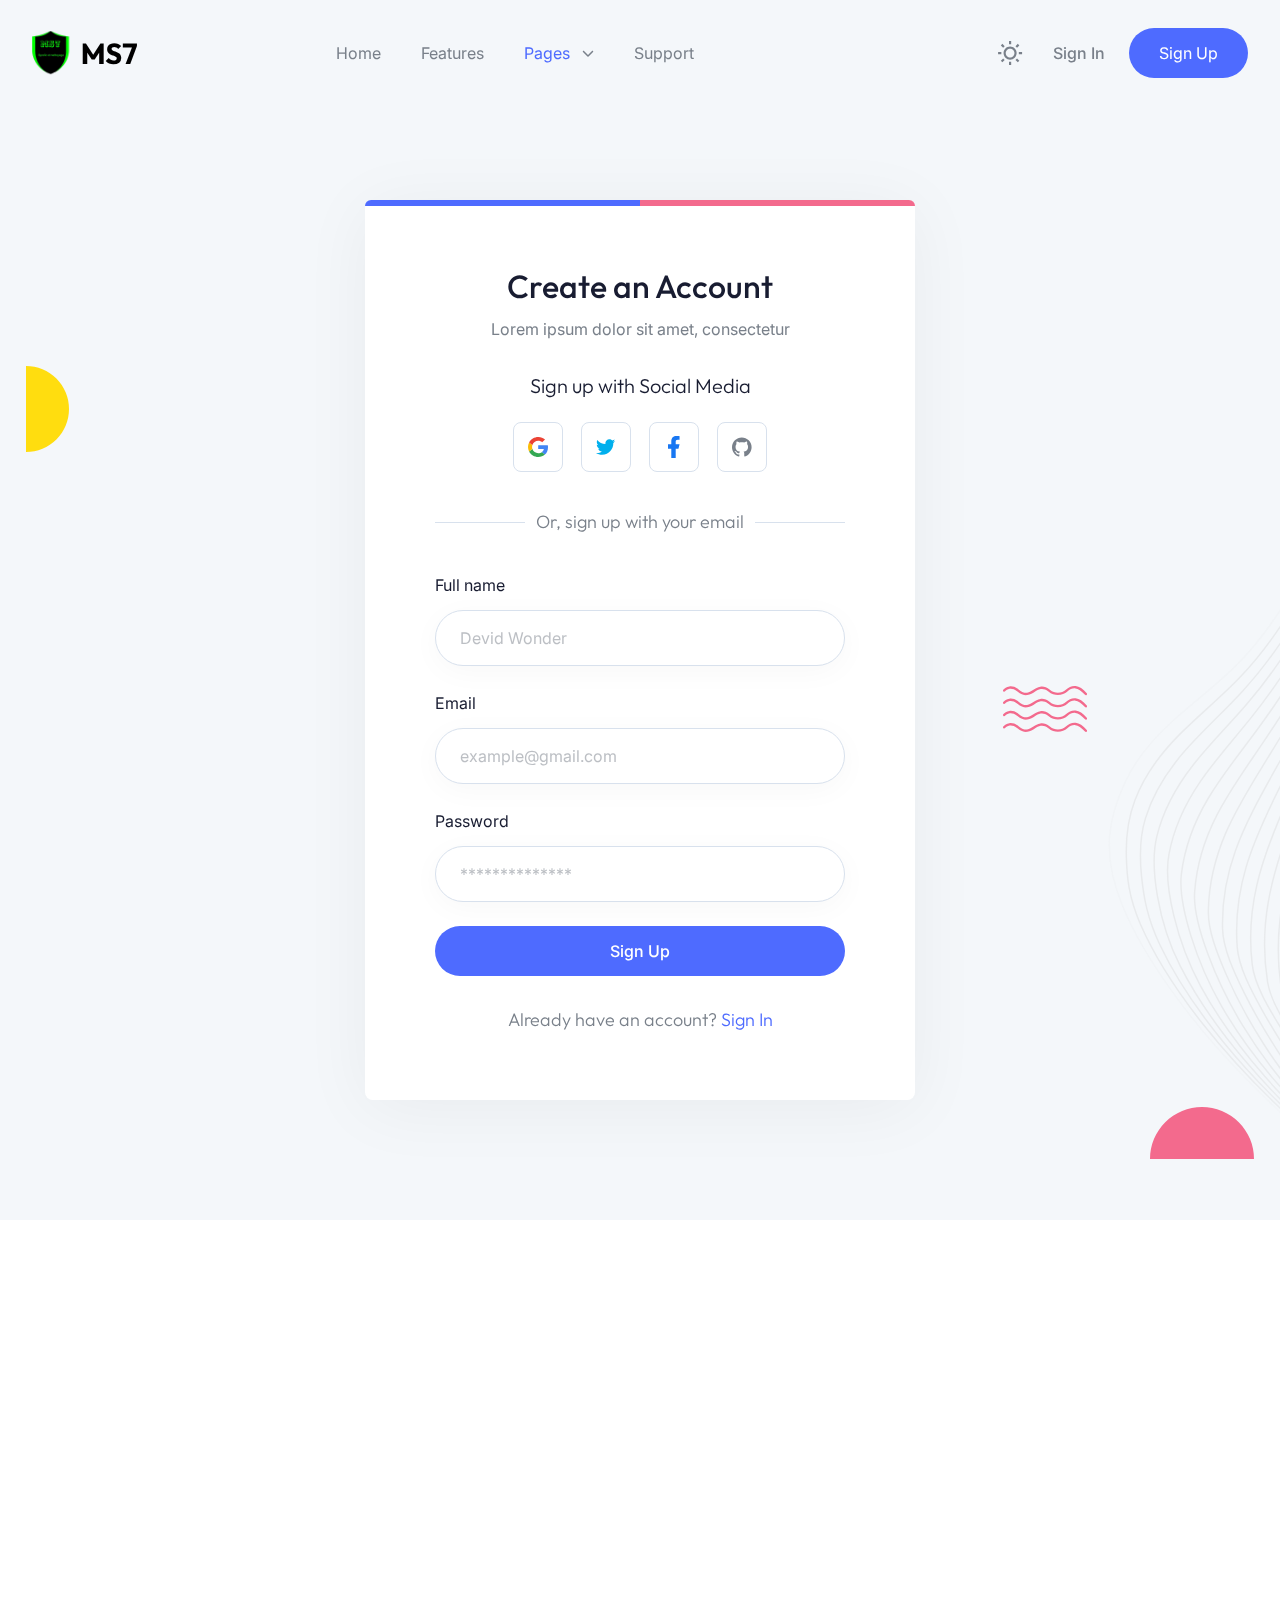
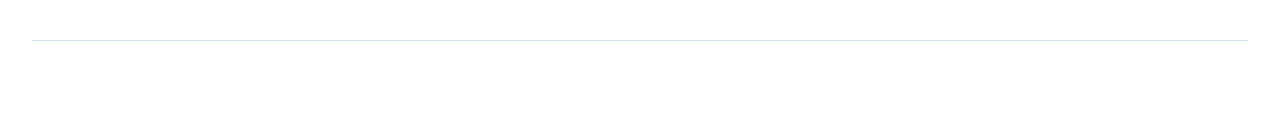
<file: signup.html>
<!DOCTYPE html>
<html lang="en">
  <head>
    <meta charset="UTF-8" />
    <meta http-equiv="X-UA-Compatible" content="IE=edge" />
    <meta name="viewport" content="width=device-width, initial-scale=1.0" />
    <title>Sign Up | Base - Tailwind CSS Startup Template</title>
  <link rel="icon" href="favicon.ico"><link href="style.css" rel="stylesheet"></head>
  <body
    x-data="{ page: 'signup', 'darkMode': true, 'stickyMenu': false, 'navigationOpen': false, 'scrollTop': false }"
    x-init="
         darkMode = JSON.parse(localStorage.getItem('darkMode'));
         $watch('darkMode', value => localStorage.setItem('darkMode', JSON.stringify(value)))"
    :class="{'b eh': darkMode === true}"
  >
    <!-- ===== Header Start ===== -->
    <header
  class="g s r vd ya cj"
  :class="{ 'hh sm _k dj bl ll' : stickyMenu }"
  @scroll.window="stickyMenu = (window.pageYOffset > 20) ? true : false"
>
  <div class="bb ze ki xn 2xl:ud-px-0 oo wf yf i">
    <div class="vd to/4 tc wf yf">
      <a href="index.html">
        <img class="om" src="images/logo-light.svg" alt="Logo Light" />
        <img class="xc nm" src="images/logo-dark.svg" alt="Logo Dark" />
      </a>

      <!-- Hamburger Toggle BTN -->
      <button class="po rc" @click="navigationOpen = !navigationOpen">
        <span class="rc i pf re pd">
          <span class="du-block h q vd yc">
            <span class="rc i r s eh um tg te rd eb ml jl dl" :class="{ 'ue el': !navigationOpen }"></span>
            <span class="rc i r s eh um tg te rd eb ml jl fl" :class="{ 'ue qr': !navigationOpen }"></span>
            <span class="rc i r s eh um tg te rd eb ml jl gl" :class="{ 'ue hl': !navigationOpen }"></span>
          </span>
          <span class="du-block h q vd yc lf">
            <span class="rc eh um tg ml jl el h na r ve yc" :class="{ 'sd dl': !navigationOpen }"></span>
            <span class="rc eh um tg ml jl qr h s pa vd rd" :class="{ 'sd rr': !navigationOpen }"></span>
          </span>
        </span>
      </button>
      <!-- Hamburger Toggle BTN -->
    </div>

    <div
      class="vd wo/4 sd qo f ho oo wf yf"
      :class="{ 'd hh rm sr td ud qg ug jc yh': navigationOpen }"
    >
      <nav>
        <ul class="tc _o sf yo cg ep">
          <li><a href="index.html" class="xl" :class="{ 'mk': page === 'home' }">Home</a></li>
          <li><a href="index.html#features" class="xl">Features</a></li>
          <li class="c i" x-data="{ dropdown: false }">
            <a
              href="#"
              class="xl tc wf yf bg"
              @click.prevent="dropdown = !dropdown"
              :class="{ 'mk': page === 'blog-grid' || page === 'blog-single' || page === 'signin' || page === 'signup' || page === '404' }"
            >
              Pages

              <svg
              :class="{ 'wh': dropdown }"
              class="th mm we fd pf" xmlns="http://www.w3.org/2000/svg" viewBox="0 0 512 512">
                <path d="M233.4 406.6c12.5 12.5 32.8 12.5 45.3 0l192-192c12.5-12.5 12.5-32.8 0-45.3s-32.8-12.5-45.3 0L256 338.7 86.6 169.4c-12.5-12.5-32.8-12.5-45.3 0s-12.5 32.8 0 45.3l192 192z" />
              </svg>
            </a>

            <!-- Dropdown Start -->
            <ul class="a" :class="{ 'tc': dropdown }">
              <li><a href="blog-grid.html" class="xl" :class="{ 'mk': page === 'blog-grid' }">Blog Grid</a></li>
              <li><a href="blog-single.html" class="xl" :class="{ 'mk': page === 'blog-single' }">Blog Single</a></li>
              <li><a href="signin.html" class="xl" :class="{ 'mk': page === 'signin' }">Sign In</a></li>
              <li><a href="signup.html" class="xl" :class="{ 'mk': page === 'signup' }">Sign Up</a></li>
              <li><a href="404.html" class="xl" :class="{ 'mk': page === '404' }">404</a></li>
            </ul>
            <!-- Dropdown End -->
          </li>
          <li><a href="index.html#support" class="xl">Support</a></li>
        </ul>
      </nav>

      <div class="tc wf ig pb no">
        <div class="pc h io pa ra" :class="navigationOpen ? '!-ud-visible' : 'd'">
          <label class="rc ab i">
            <input type="checkbox" :value="darkMode" @change="darkMode = !darkMode" class="pf vd yc uk h r za ab" />
            <!-- Icon Sun -->
            <svg :class="{ 'wn' : page === 'home', 'xh' : page === 'home' && stickyMenu }" class="th om" width="25" height="25" viewBox="0 0 25 25" fill="none" xmlns="http://www.w3.org/2000/svg">
              <path d="M12.0908 18.6363C10.3549 18.6363 8.69 17.9467 7.46249 16.7192C6.23497 15.4916 5.54537 13.8268 5.54537 12.0908C5.54537 10.3549 6.23497 8.69 7.46249 7.46249C8.69 6.23497 10.3549 5.54537 12.0908 5.54537C13.8268 5.54537 15.4916 6.23497 16.7192 7.46249C17.9467 8.69 18.6363 10.3549 18.6363 12.0908C18.6363 13.8268 17.9467 15.4916 16.7192 16.7192C15.4916 17.9467 13.8268 18.6363 12.0908 18.6363ZM12.0908 16.4545C13.2481 16.4545 14.358 15.9947 15.1764 15.1764C15.9947 14.358 16.4545 13.2481 16.4545 12.0908C16.4545 10.9335 15.9947 9.8236 15.1764 9.00526C14.358 8.18692 13.2481 7.72718 12.0908 7.72718C10.9335 7.72718 9.8236 8.18692 9.00526 9.00526C8.18692 9.8236 7.72718 10.9335 7.72718 12.0908C7.72718 13.2481 8.18692 14.358 9.00526 15.1764C9.8236 15.9947 10.9335 16.4545 12.0908 16.4545ZM10.9999 0.0908203H13.1817V3.36355H10.9999V0.0908203ZM10.9999 20.8181H13.1817V24.0908H10.9999V20.8181ZM2.83446 4.377L4.377 2.83446L6.69082 5.14828L5.14828 6.69082L2.83446 4.37809V4.377ZM17.4908 19.0334L19.0334 17.4908L21.3472 19.8046L19.8046 21.3472L17.4908 19.0334ZM19.8046 2.83337L21.3472 4.377L19.0334 6.69082L17.4908 5.14828L19.8046 2.83446V2.83337ZM5.14828 17.4908L6.69082 19.0334L4.377 21.3472L2.83446 19.8046L5.14828 17.4908ZM24.0908 10.9999V13.1817H20.8181V10.9999H24.0908ZM3.36355 10.9999V13.1817H0.0908203V10.9999H3.36355Z" fill=""/>
            </svg>
            <!-- Icon Sun -->
            <img class="xc nm" src="images/icon-moon.svg" alt="Moon" />
          </label>
        </div>

        <a href="signin.html" :class="{ 'nk yl' : page === 'home', 'ok' : page === 'home' && stickyMenu }" class="ek pk xl">Sign In</a>
        <a href="signup.html" :class="{ 'hh/[0.15]' : page === 'home', 'sh' : page === 'home' && stickyMenu }" class="lk gh dk rg tc wf xf _l gi hi">Sign Up</a>
      </div>
    </div>
  </div>
</header>

    <!-- ===== Header End ===== -->

    <main>
      <!-- ===== SignUp Form Start ===== -->
      <section class="i pg fh rm ki xn vq gj qp gr hj rp hr">
        <!-- Bg Shapes -->
        <img src="images/shape-06.svg" alt="Shape" class="h j k" />
        <img src="images/shape-03.svg" alt="Shape" class="h l m" />
        <img src="images/shape-17.svg" alt="Shape" class="h n o" />
        <img src="images/shape-18.svg" alt="Shape" class="h p q" />

        <div class="animate_top bb af i va sg hh sm vk xm yi _n jp hi ao kp">
          <!-- Bg Border -->
          <span class="rc h r s zd/2 od zg gh"></span>
          <span class="rc h r q zd/2 od xg mh"></span>

          <div class="rj">
            <h2 class="ek ck kk wm xb">Create an Account</h2>
            <p>Lorem ipsum dolor sit amet, consectetur</p>

            <h3 class="hk yj kk wm ob mc">Sign up with Social Media</h3>
            <ul class="tc wf xf mg ec">
              <li>
                <a
                  class="tc wf xf be dd di sg _g ch qm ml il bm rl/40 ym/40"
                  href="#"
                >
                  <svg width="22" height="22" viewBox="0 0 22 22" fill="none" xmlns="http://www.w3.org/2000/svg">
                    <g clip-path="url(#clip0_50_914)">
                      <path
                        d="M22.0001 11.2439C22.0134 10.4877 21.9338 9.73268 21.7629 8.99512H11.2246V13.0773H17.4105C17.2933 13.793 17.0296 14.4782 16.6352 15.0915C16.2409 15.7048 15.724 16.2336 15.1158 16.6461L15.0942 16.7828L18.4264 19.3125L18.6571 19.3351C20.7772 17.4162 21.9997 14.5928 21.9997 11.2439"
                        fill="#4285F4"
                      />
                      <path
                        d="M11.2245 22C14.255 22 16.7992 21.0222 18.6577 19.3355L15.1156 16.6465C14.1679 17.2945 12.8958 17.7467 11.2245 17.7467C9.80508 17.7386 8.42433 17.2926 7.27814 16.4721C6.13195 15.6516 5.27851 14.4982 4.83892 13.1755L4.70737 13.1865L1.24255 15.8143L1.19727 15.9377C2.13043 17.7603 3.56252 19.2925 5.33341 20.3631C7.10429 21.4338 9.14416 22.0005 11.2249 22"
                        fill="#34A853"
                      />
                      <path
                        d="M4.83889 13.1756C4.59338 12.4754 4.46669 11.7405 4.46388 11.0001C4.4684 10.2609 4.59041 9.52697 4.82552 8.82462L4.81927 8.6788L1.31196 6.00879L1.19724 6.06226C0.410039 7.59392 0 9.28503 0 11C0 12.715 0.410039 14.4061 1.19724 15.9377L4.83889 13.1756"
                        fill="#FBBC05"
                      />
                      <path
                        d="M11.2249 4.25337C12.8333 4.22889 14.3888 4.8159 15.565 5.89121L18.7329 2.86003C16.7011 0.992106 14.0106 -0.0328008 11.2249 3.27798e-05C9.14418 -0.000452376 7.10433 0.566279 5.33345 1.63686C3.56256 2.70743 2.13046 4.23965 1.19727 6.06218L4.82684 8.82455C5.27077 7.50213 6.12703 6.34962 7.27491 5.5295C8.4228 4.70938 9.80439 4.26302 11.2249 4.25337"
                        fill="#EB4335"
                      />
                    </g>
                    <defs>
                      <clipPath id="clip0_50_914">
                        <rect width="22" height="22" fill="white" />
                      </clipPath>
                    </defs>
                  </svg>
                </a>
              </li>
              <li>
                <a
                  class="tc wf xf be dd di sg _g ch qm ml il bm rl/40 ym/40"
                  href="#"
                >
                  <svg width="23" height="18" viewBox="0 0 23 18" fill="none" xmlns="http://www.w3.org/2000/svg">
                    <path
                      d="M22.1506 2.11765C21.3353 2.48824 20.4565 2.73176 19.5459 2.84824C20.4776 2.28706 21.1976 1.39765 21.5365 0.328235C20.6576 0.857647 19.6835 1.22824 18.6565 1.44C17.82 0.529412 16.6447 0 15.3106 0C12.8224 0 10.7894 2.03294 10.7894 4.54235C10.7894 4.90235 10.8318 5.25177 10.9059 5.58C7.13647 5.38941 3.78 3.57882 1.54588 0.836471C1.15412 1.50353 0.931765 2.28706 0.931765 3.11294C0.931765 4.69059 1.72588 6.08824 2.95412 6.88235C2.20235 6.88235 1.50353 6.67059 0.889412 6.35294C0.889412 6.35294 0.889412 6.35294 0.889412 6.38471C0.889412 8.58706 2.45647 10.4294 4.53176 10.8424C4.15059 10.9482 3.74823 11.0012 3.33529 11.0012C3.04941 11.0012 2.76353 10.9694 2.48823 10.9165C3.06 12.7059 4.72235 14.04 6.72353 14.0718C5.17765 15.3 3.21882 16.02 1.08 16.02C0.72 16.02 0.36 15.9988 0 15.9565C2.01176 17.2482 4.4047 18 6.96706 18C15.3106 18 19.8953 11.0753 19.8953 5.07176C19.8953 4.87059 19.8953 4.68 19.8847 4.47882C20.7741 3.84353 21.5365 3.03882 22.1506 2.11765Z"
                      fill="#00AFED"
                    />
                  </svg>
                </a>
              </li>
              <li>
                <a
                  class="tc wf xf be dd di sg _g ch qm ml il bm rl/40 ym/40"
                  href="#"
                >
                  <svg width="12" height="22" viewBox="0 0 12 22" fill="none" xmlns="http://www.w3.org/2000/svg">
                    <path
                      d="M7.7 12.65H10.45L11.55 8.25H7.7V6.05C7.7 4.917 7.7 3.85 9.9 3.85H11.55V0.154C11.1914 0.1067 9.8373 0 8.4073 0C5.4208 0 3.3 1.8227 3.3 5.17V8.25H0V12.65H3.3V22H7.7V12.65Z"
                      fill="#1877F2"
                    />
                  </svg>
                </a>
              </li>
              <li>
                <a
                  class="tc wf xf be dd di sg _g ch qm ml il bm rl/40 ym/40"
                  href="#"
                >
                  <svg width="23" height="22" viewBox="0 0 23 22" fill="none" xmlns="http://www.w3.org/2000/svg">
                    <path
                      d="M11.2731 0C9.7927 0 8.32679 0.291587 6.95907 0.858113C5.59136 1.42464 4.34862 2.25501 3.30182 3.30181C1.1877 5.41593 0 8.28329 0 11.2731C0 16.2558 3.23538 20.4832 7.7108 21.9825C8.27446 22.0727 8.45483 21.7233 8.45483 21.4189C8.45483 21.1596 8.45483 20.4494 8.45483 19.5137C5.33218 20.1901 4.66706 18.0031 4.66706 18.0031C4.1485 16.6955 3.41575 16.346 3.41575 16.346C2.3899 15.6471 3.49466 15.6696 3.49466 15.6696C4.62197 15.7485 5.21945 16.8307 5.21945 16.8307C6.20021 18.5442 7.85735 18.037 8.49992 17.7664C8.60138 17.0336 8.89448 16.5376 9.21013 16.2558C6.7075 15.974 4.08086 15.0045 4.08086 10.7094C4.08086 9.45813 4.50924 8.45482 5.24199 7.65443C5.12926 7.37261 4.7347 6.2002 5.35472 4.67834C5.35472 4.67834 6.30167 4.37396 8.45483 5.82819C9.3454 5.58018 10.3149 5.45618 11.2731 5.45618C12.2313 5.45618 13.2008 5.58018 14.0914 5.82819C16.2445 4.37396 17.1915 4.67834 17.1915 4.67834C17.8115 6.2002 17.4169 7.37261 17.3042 7.65443C18.037 8.45482 18.4653 9.45813 18.4653 10.7094C18.4653 15.0158 15.8274 15.9627 13.3135 16.2445C13.7194 16.594 14.0914 17.2817 14.0914 18.3301C14.0914 19.8407 14.0914 21.0581 14.0914 21.4189C14.0914 21.7233 14.2717 22.084 14.8467 21.9825C19.3221 20.4719 22.5462 16.2558 22.5462 11.2731C22.5462 9.79269 22.2546 8.32678 21.6881 6.95907C21.1216 5.59135 20.2912 4.34862 19.2444 3.30181C18.1976 2.25501 16.9549 1.42464 15.5871 0.858113C14.2194 0.291587 12.7535 0 11.2731 0Z"
                      fill="#79808A"
                    />
                  </svg>
                </a>
              </li>
            </ul>

            <span class="i rc sj hk xj">
              <span class="rc h s z/2 nd oe rh tm"></span>
              <span class="rc h q z/2 nd oe rh tm"></span>

              Or, sign up with your email
            </span>
          </div>

          <form class="sb" action="https://formbold.com/s/unique_form_id" method="POST">
            <div class="wb">
              <label class="rc kk wm vb" for="fullname">Full name</label>
              <input
                type="text"
                name="fullname"
                id="fullname"
                placeholder="Devid Wonder"
                class="vd hh rg zk _g ch hm dm fm pl/50 xi mi sm xm pm dn/40"
              />
            </div>

            <div class="wb">
              <label class="rc kk wm vb" for="email">Email</label>
              <input
                type="email"
                name="email"
                id="email"
                placeholder="example@gmail.com"
                class="vd hh rg zk _g ch hm dm fm pl/50 xi mi sm xm pm dn/40"
              />
            </div>

            <div class="wb">
              <label class="rc kk wm vb" for="password">Password</label>
              <input
                type="password"
                name="password"
                id="password"
                placeholder="**************"
                class="vd hh rg zk _g ch hm dm fm pl/50 xi mi sm xm pm dn/40"
              />
            </div>

            <button class="vd rj ek rc rg gh lk ml il _l gi hi">
              Sign Up
            </button>

            <p class="sj hk xj rj ob">
              Already have an account?
              <a class="mk" href="signin.html"> Sign In </a>
            </p>
          </form>
        </div>
      </section>
      <!-- ===== SignUp Form End ===== -->
    </main>
    <!-- ===== Footer Start ===== -->
    <footer>
  <div class="bb ze ki xn 2xl:ud-px-0">
    <!-- Footer Top -->
    <div class="ji gp">
      <div class="tc uf ap gg fp">
        <div class="animate_top zd/2 to/4">
          <a href="index.html">
            <img src="images/logo-light.svg" alt="Logo" class="om" />
            <img src="images/logo-dark.svg" alt="Logo" class="xc nm" />
          </a>

          <p class="lc fb">Lorem ipsum dolor sit amet, consectetur adipiscing elit.</p>

          <ul class="tc wf cg">
            <li>
              <a href="#">
                <svg class="vh ul cl il" width="24" height="24" viewBox="0 0 24 24" fill="none" xmlns="http://www.w3.org/2000/svg">
                  <g clip-path="url(#clip0_48_1499)">
                    <path d="M14 13.5H16.5L17.5 9.5H14V7.5C14 6.47 14 5.5 16 5.5H17.5V2.14C17.174 2.097 15.943 2 14.643 2C11.928 2 10 3.657 10 6.7V9.5H7V13.5H10V22H14V13.5Z" fill="" />
                  </g>
                  <defs>
                    <clipPath id="clip0_48_1499">
                      <rect width="24" height="24" fill="white" />
                    </clipPath>
                  </defs>
                </svg>
              </a>
            </li>
            <li>
              <a href="#">
                <svg class="vh ul cl il" width="24" height="24" viewBox="0 0 24 24" fill="none" xmlns="http://www.w3.org/2000/svg">
                  <g clip-path="url(#clip0_48_1502)">
                    <path
                      d="M22.162 5.65593C21.3985 5.99362 20.589 6.2154 19.76 6.31393C20.6337 5.79136 21.2877 4.96894 21.6 3.99993C20.78 4.48793 19.881 4.82993 18.944 5.01493C18.3146 4.34151 17.4803 3.89489 16.5709 3.74451C15.6615 3.59413 14.7279 3.74842 13.9153 4.18338C13.1026 4.61834 12.4564 5.30961 12.0771 6.14972C11.6978 6.98983 11.6067 7.93171 11.818 8.82893C10.1551 8.74558 8.52832 8.31345 7.04328 7.56059C5.55823 6.80773 4.24812 5.75098 3.19799 4.45893C2.82628 5.09738 2.63095 5.82315 2.63199 6.56193C2.63199 8.01193 3.36999 9.29293 4.49199 10.0429C3.828 10.022 3.17862 9.84271 2.59799 9.51993V9.57193C2.59819 10.5376 2.93236 11.4735 3.54384 12.221C4.15532 12.9684 5.00647 13.4814 5.95299 13.6729C5.33661 13.84 4.6903 13.8646 4.06299 13.7449C4.32986 14.5762 4.85 15.3031 5.55058 15.824C6.25117 16.345 7.09712 16.6337 7.96999 16.6499C7.10247 17.3313 6.10917 17.8349 5.04687 18.1321C3.98458 18.4293 2.87412 18.5142 1.77899 18.3819C3.69069 19.6114 5.91609 20.2641 8.18899 20.2619C15.882 20.2619 20.089 13.8889 20.089 8.36193C20.089 8.18193 20.084 7.99993 20.076 7.82193C20.8949 7.2301 21.6016 6.49695 22.163 5.65693L22.162 5.65593Z"
                      fill=""
                    />
                  </g>
                  <defs>
                    <clipPath id="clip0_48_1502">
                      <rect width="24" height="24" fill="white" />
                    </clipPath>
                  </defs>
                </svg>
              </a>
            </li>
            <li>
              <a href="#">
                <svg class="vh ul cl il" width="24" height="24" viewBox="0 0 24 24" fill="none" xmlns="http://www.w3.org/2000/svg">
                  <g clip-path="url(#clip0_48_1505)">
                    <path
                      d="M6.94 5.00002C6.93974 5.53046 6.72877 6.03906 6.35351 6.41394C5.97825 6.78883 5.46944 6.99929 4.939 6.99902C4.40857 6.99876 3.89997 6.78779 3.52508 6.41253C3.1502 6.03727 2.93974 5.52846 2.94 4.99802C2.94027 4.46759 3.15124 3.95899 3.5265 3.5841C3.90176 3.20922 4.41057 2.99876 4.941 2.99902C5.47144 2.99929 5.98004 3.21026 6.35492 3.58552C6.72981 3.96078 6.94027 4.46959 6.94 5.00002ZM7 8.48002H3V21H7V8.48002ZM13.32 8.48002H9.34V21H13.28V14.43C13.28 10.77 18.05 10.43 18.05 14.43V21H22V13.07C22 6.90002 14.94 7.13002 13.28 10.16L13.32 8.48002Z"
                      fill=""
                    />
                  </g>
                  <defs>
                    <clipPath id="clip0_48_1505">
                      <rect width="24" height="24" fill="white" />
                    </clipPath>
                  </defs>
                </svg>
              </a>
            </li>
            <li>
              <a href="#">
                <svg class="vh ul cl il" width="24" height="24" viewBox="0 0 24 24" xmlns="http://www.w3.org/2000/svg">
                  <g clip-path="url(#clip0_48_1508)">
                    <path
                      d="M7.443 5.3501C8.082 5.3501 8.673 5.4001 9.213 5.5481C9.70301 5.63814 10.1708 5.82293 10.59 6.0921C10.984 6.3391 11.279 6.6861 11.475 7.1311C11.672 7.5761 11.77 8.1211 11.77 8.7141C11.77 9.4071 11.623 10.0001 11.279 10.4451C10.984 10.8911 10.492 11.2861 9.902 11.5831C10.738 11.8311 11.377 12.2761 11.77 12.8691C12.164 13.4631 12.41 14.2051 12.41 15.0461C12.41 15.7391 12.262 16.3321 12.016 16.8271C11.77 17.3221 11.377 17.7671 10.934 18.0641C10.4528 18.3825 9.92084 18.6165 9.361 18.7561C8.771 18.9051 8.181 19.0041 7.591 19.0041H1V5.3501H7.443ZM7.049 10.8901C7.59 10.8901 8.033 10.7421 8.377 10.4951C8.721 10.2481 8.869 9.8021 8.869 9.2581C8.869 8.9611 8.819 8.6641 8.721 8.4671C8.623 8.2691 8.475 8.1201 8.279 7.9721C8.082 7.8731 7.885 7.7741 7.639 7.7251C7.393 7.6751 7.148 7.6751 6.852 7.6751H4V10.8911H7.05L7.049 10.8901ZM7.197 16.7281C7.492 16.7281 7.787 16.6781 8.033 16.6291C8.28138 16.5819 8.51628 16.4805 8.721 16.3321C8.92139 16.1873 9.08903 16.002 9.213 15.7881C9.311 15.5411 9.41 15.2441 9.41 14.8981C9.41 14.2051 9.213 13.7101 8.82 13.3641C8.426 13.0671 7.885 12.9191 7.246 12.9191H4V16.7291H7.197V16.7281ZM16.689 16.6781C17.082 17.0741 17.672 17.2721 18.459 17.2721C19 17.2721 19.492 17.1241 19.885 16.8771C20.279 16.5801 20.525 16.2831 20.623 15.9861H23.033C22.639 17.1731 22.049 18.0141 21.263 18.5581C20.475 19.0531 19.541 19.3501 18.41 19.3501C17.6864 19.3523 16.9688 19.2179 16.295 18.9541C15.6887 18.7266 15.148 18.3529 14.721 17.8661C14.2643 17.4107 13.9267 16.8498 13.738 16.2331C13.492 15.5901 13.393 14.8981 13.393 14.1061C13.393 13.3641 13.492 12.6721 13.738 12.0281C13.9745 11.4082 14.3245 10.8378 14.77 10.3461C15.213 9.9011 15.754 9.5061 16.344 9.2581C17.0007 8.99416 17.7022 8.85969 18.41 8.8621C19.246 8.8621 19.984 9.0111 20.623 9.3571C21.263 9.7031 21.754 10.0991 22.148 10.6931C22.5499 11.2636 22.8494 11.8998 23.033 12.5731C23.131 13.2651 23.18 13.9581 23.131 14.7491H16C16 15.5411 16.295 16.2831 16.689 16.6791V16.6781ZM19.787 11.4841C19.443 11.1381 18.902 10.9401 18.262 10.9401C17.82 10.9401 17.475 11.0391 17.18 11.1871C16.885 11.3361 16.689 11.5341 16.492 11.7321C16.311 11.9234 16.1912 12.1643 16.148 12.4241C16.098 12.6721 16.049 12.8691 16.049 13.0671H20.475C20.377 12.3251 20.131 11.8311 19.787 11.4841V11.4841ZM15.459 6.2901H20.967V7.6261H15.46V6.2901H15.459Z"
                    />
                  </g>
                  <defs>
                    <clipPath id="clip0_48_1508">
                      <rect width="24" height="24" fill="white" />
                    </clipPath>
                  </defs>
                </svg>
              </a>
            </li>
          </ul>
        </div>

        <div class="vd ro tc sf rn un gg vn">
          <div class="animate_top">
            <h4 class="kk wm tj ec">Quick Links</h4>

            <ul>
              <li><a href="#" class="sc xl vb">Home</a></li>
              <li><a href="#" class="sc xl vb">Product</a></li>
              <li>
                <a href="#" class="sc xl vb">
                  Careers 
                  <span class="sc ek uj lk nh rg zi _i nc">Hiring</span>
                </a>
              </li>
              <li><a href="#" class="sc xl vb">Pricing</a></li>
            </ul>
          </div>

          <div class="animate_top">
            <h4 class="kk wm tj ec">Services</h4>

            <ul>
              <li><a href="#" class="sc xl vb">Web Development</a></li>
              <li><a href="#" class="sc xl vb">Graphics Design</a></li>
              <li><a href="#" class="sc xl vb">Digital Marketing</a></li>
              <li><a href="#" class="sc xl vb">Ui/Ux Design</a></li>
            </ul>
          </div>

          <div class="animate_top">
            <h4 class="kk wm tj ec">Support</h4>

            <ul>
              <li><a href="#" class="sc xl vb">Company</a></li>
              <li><a href="#" class="sc xl vb">Press media</a></li>
              <li><a href="#" class="sc xl vb">Our Blog</a></li>
              <li><a href="#" class="sc xl vb">Contact Us</a></li>
            </ul>
          </div>

          <div class="animate_top">
            <h4 class="kk wm tj ec">Newsletter</h4>
            <p class="ac qe">Subscribe to receive future updates</p>

            <form action="https://formbold.com/s/unique_form_id" method="POST">
              <div class="i">
                <input
                  type="text"
                  placeholder="Email address"
                  class="vd sm _g ch pm vk xm rg gm dm dn gi mi"
                />

                <button class="h q fi">
                  <svg class="th vm ul" width="20" height="20" viewBox="0 0 20 20" fill="none" xmlns="http://www.w3.org/2000/svg">
                    <g clip-path="url(#clip0_48_1487)">
                      <path
                        d="M3.1175 1.17318L18.5025 9.63484C18.5678 9.67081 18.6223 9.72365 18.6602 9.78786C18.6982 9.85206 18.7182 9.92527 18.7182 9.99984C18.7182 10.0744 18.6982 10.1476 18.6602 10.2118C18.6223 10.276 18.5678 10.3289 18.5025 10.3648L3.1175 18.8265C3.05406 18.8614 2.98262 18.8792 2.91023 18.8781C2.83783 18.8769 2.76698 18.857 2.70465 18.8201C2.64232 18.7833 2.59066 18.7308 2.55478 18.6679C2.51889 18.6051 2.50001 18.5339 2.5 18.4615V1.53818C2.50001 1.46577 2.51889 1.39462 2.55478 1.33174C2.59066 1.26885 2.64232 1.2164 2.70465 1.17956C2.76698 1.14272 2.83783 1.12275 2.91023 1.12163C2.98262 1.12051 3.05406 1.13828 3.1175 1.17318ZM4.16667 10.8332V16.3473L15.7083 9.99984L4.16667 3.65234V9.16651H8.33333V10.8332H4.16667Z"
                        fill=""
                      />
                    </g>
                    <defs>
                      <clipPath id="clip0_48_1487">
                        <rect width="20" height="20" fill="white" />
                      </clipPath>
                    </defs>
                  </svg>
                </button>
              </div>
            </form>
          </div>
        </div>
      </div>
    </div>
    <!-- Footer Top -->

    <!-- Footer Bottom -->
    <div class="bh ch pm tc uf sf yo wf xf ap cg fp bj">
      <div class="animate_top">
        <ul class="tc wf gg">
          <li><a href="#" class="xl">English</a></li>
          <li><a href="#" class="xl">Privacy Policy</a></li>
          <li><a href="#" class="xl">Support</a></li>
        </ul>
      </div>

      <div class="animate_top">
        <p>&copy; 2025 Base. All rights reserved</p>
      </div>
    </div>
    <!-- Footer Bottom -->
  </div>
</footer>

    <!-- ===== Footer End ===== -->

    <!-- ====== Back To Top Start ===== -->
    <button
  class="xc wf xf ie ld vg sr gh tr g sa ta _a"
  @click="window.scrollTo({top: 0, behavior: 'smooth'})"
  @scroll.window="scrollTop = (window.pageYOffset > 50) ? true : false"
  :class="{ 'uc' : scrollTop }"
>
  <svg class="uh se qd" xmlns="http://www.w3.org/2000/svg" viewBox="0 0 512 512">
    <path d="M233.4 105.4c12.5-12.5 32.8-12.5 45.3 0l192 192c12.5 12.5 12.5 32.8 0 45.3s-32.8 12.5-45.3 0L256 173.3 86.6 342.6c-12.5 12.5-32.8 12.5-45.3 0s-12.5-32.8 0-45.3l192-192z" />
  </svg>
</button>

    <!-- ====== Back To Top End ===== -->
  <script defer src="bundle.js"></script></body>
</html>
</file>
